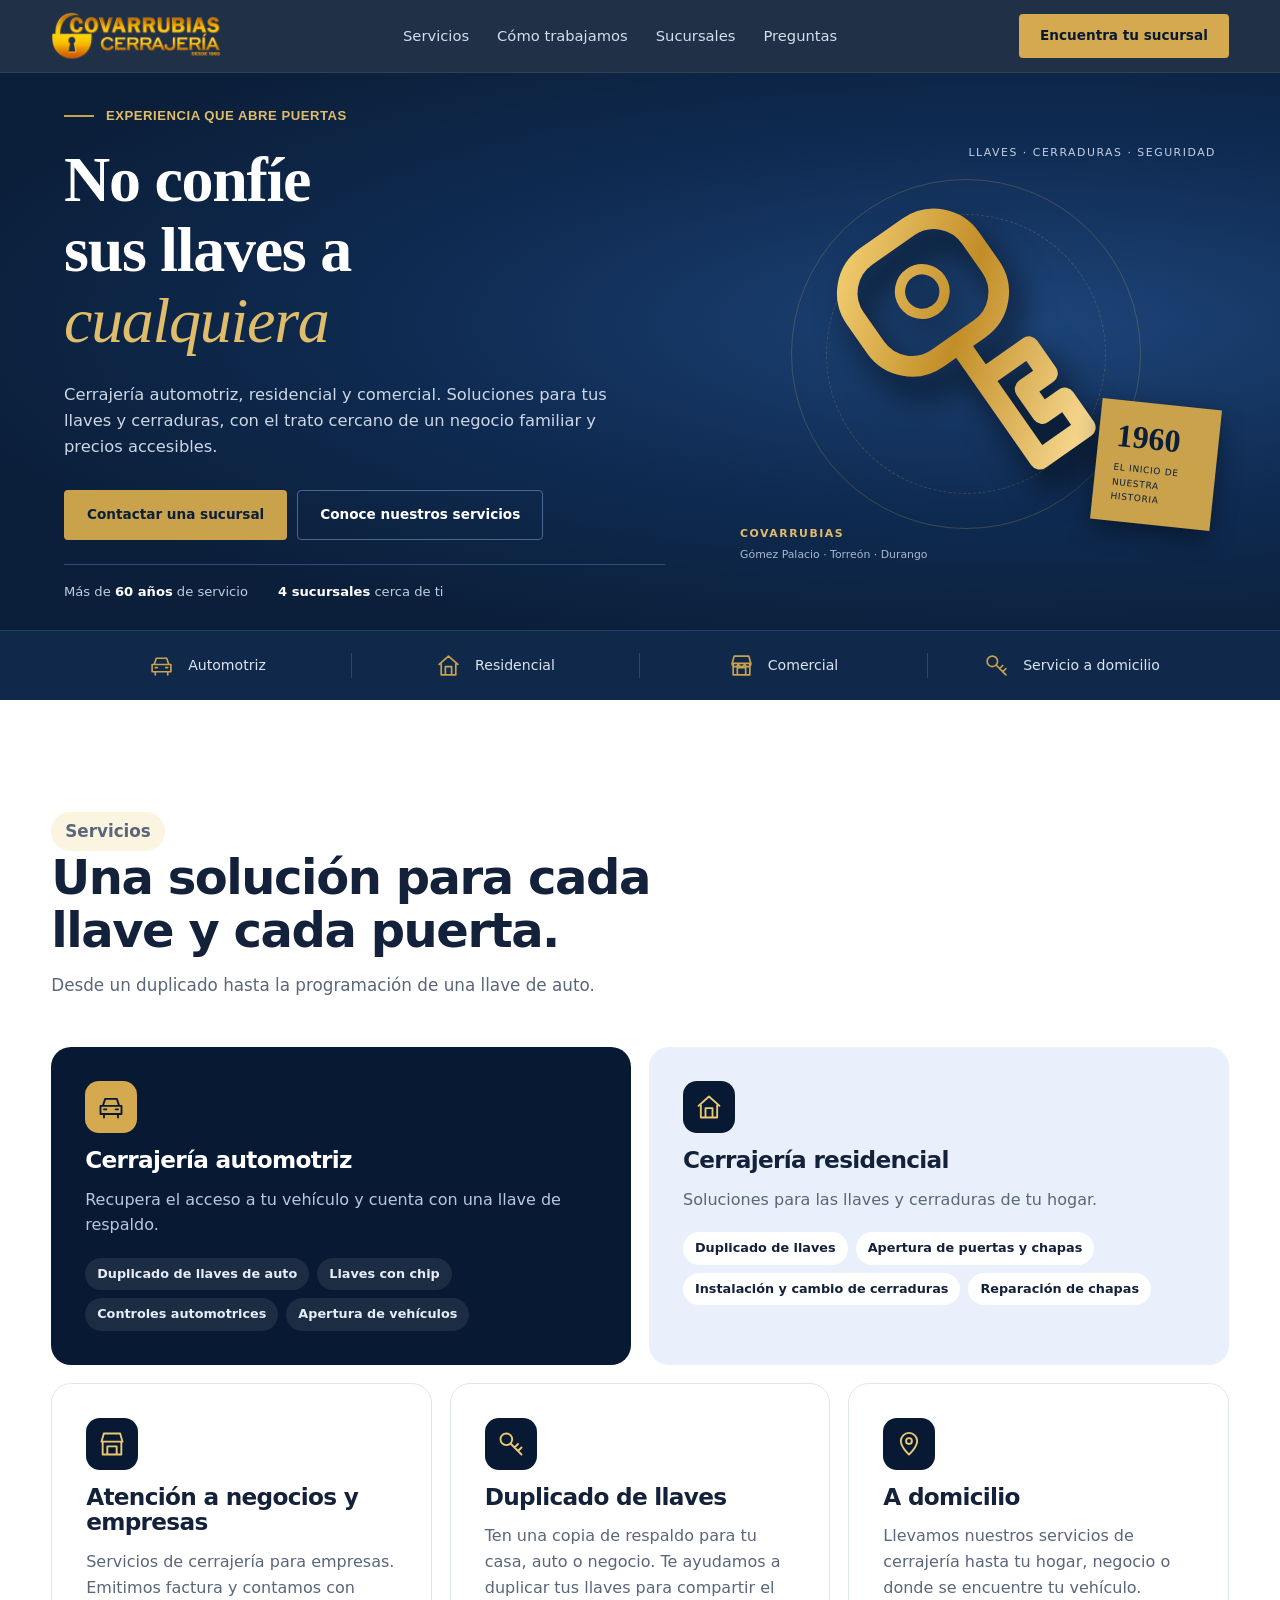
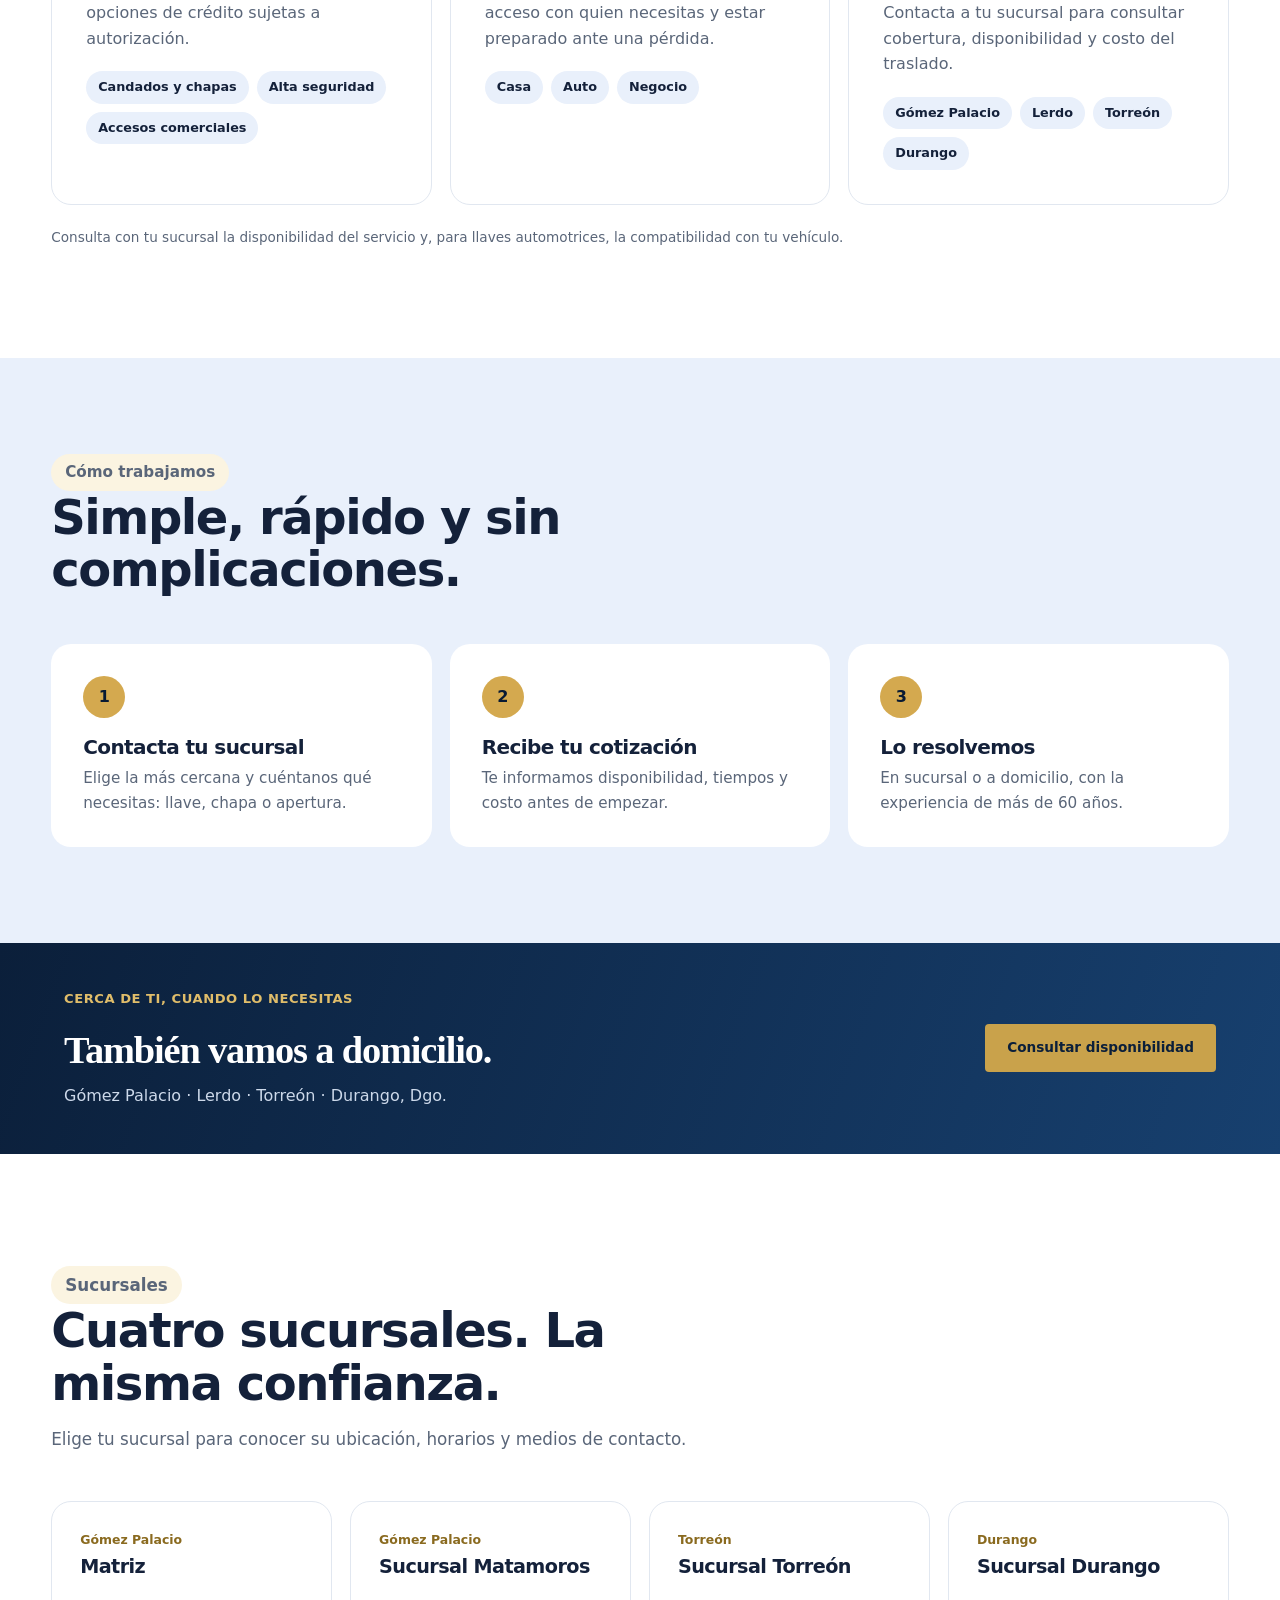
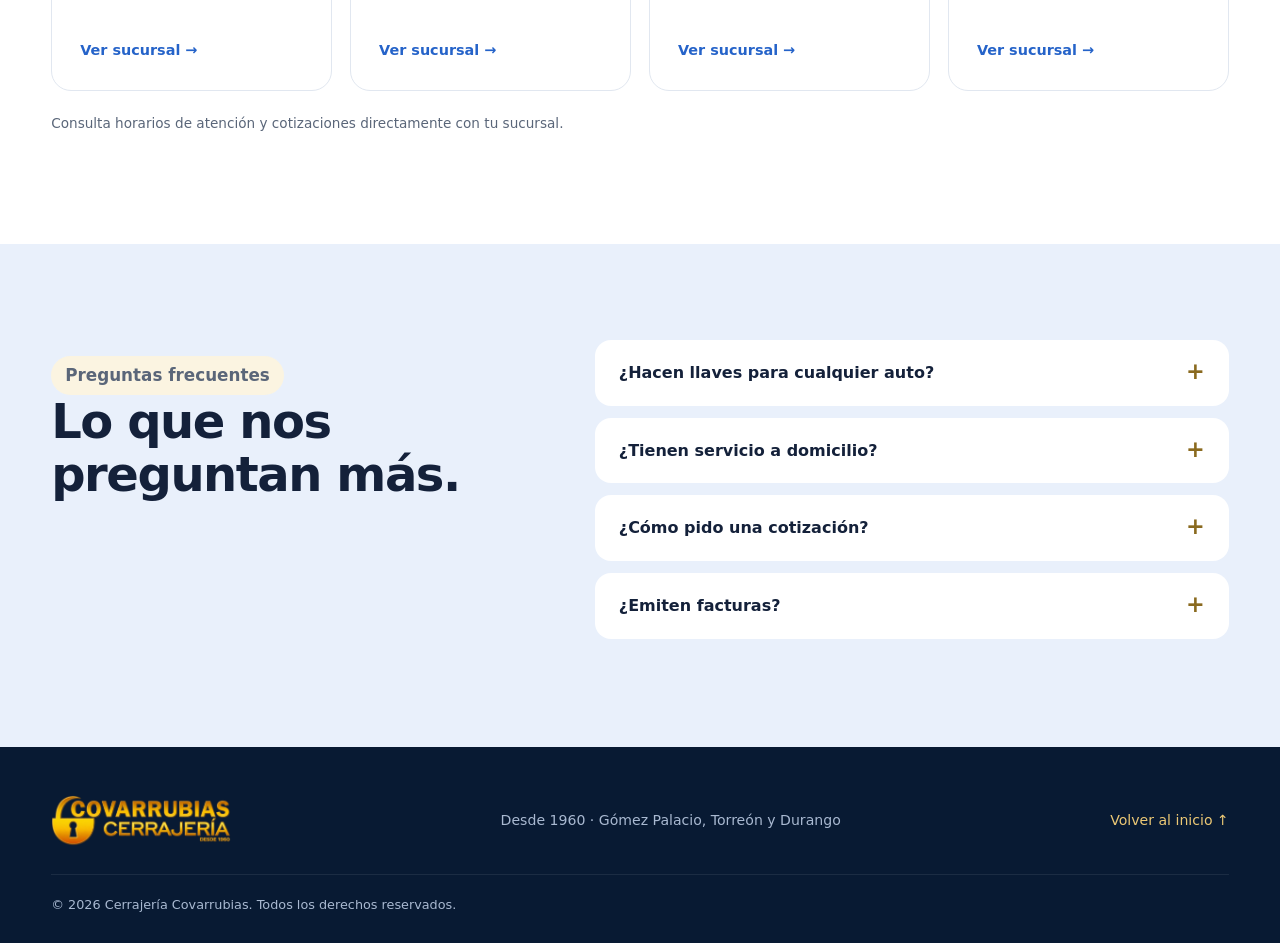
<file: index.html>
<!DOCTYPE html>
<html lang="es-MX">
<head>
<meta charset="UTF-8">
<meta name="viewport" content="width=device-width, initial-scale=1.0">
<meta name="description" content="Cerrajería Covarrubias desde 1960. Llaves y cerraduras automotrices, residenciales y comerciales en Gómez Palacio, Torreón y Durango.">
<meta name="theme-color" content="#081a33">
<title>Cerrajería Covarrubias | Llaves y cerraduras desde 1960</title>
<link rel="stylesheet" href="css/inicio.css">
</head>
<body>
<header class="top"><div class="wrap">
  <a href="#inicio" aria-label="Cerrajería Covarrubias, inicio"><img src="img/logotipo.png" alt="Cerrajería Covarrubias, desde 1960" width="1523" height="431"></a>
  <nav aria-label="Principal"><a href="#servicios">Servicios</a><a href="#proceso">Cómo trabajamos</a><a href="#sucursales">Sucursales</a><a href="#preguntas">Preguntas</a></nav>
  <a class="btn btn-oro" href="#sucursales">Encuentra tu sucursal</a>
</div></header>

<main>
<section class="presentacion" id="inicio"><div class="contenedor portada">
  <div class="texto-portada"><p class="etiqueta"><span class="linea"></span> EXPERIENCIA QUE ABRE PUERTAS</p>
    <h1>No confíe<br>sus llaves a<br><em>cualquiera</em></h1>
    <p class="introduccion">Cerrajería automotriz, residencial y comercial. Soluciones para tus llaves y cerraduras, con el trato cercano de un negocio familiar y precios accesibles.</p>
    <div class="acciones"><a class="boton principal" href="#sucursales">Contactar una sucursal</a><a class="boton oscuro" href="#servicios">Conoce nuestros servicios</a></div>
    <div class="confianza"><span>Más de <strong>60 años</strong> de servicio</span><span><strong>4 sucursales</strong> cerca de ti</span></div>
  </div>
  <div class="visual-portada" aria-hidden="true">
    <div class="circulo circulo-uno"></div><div class="circulo circulo-dos"></div>
    <svg class="llave-hero" viewBox="0 0 420 420" fill="none"><defs><linearGradient id="dorado" x1="70" y1="40" x2="320" y2="360" gradientUnits="userSpaceOnUse"><stop stop-color="#ffdf86"/><stop offset=".5" stop-color="#c28d27"/><stop offset="1" stop-color="#ffe4a0"/></linearGradient></defs><g transform="rotate(-35 210 210)" stroke="url(#dorado)" stroke-width="24" stroke-linejoin="round"><rect x="128" y="50" width="164" height="145" rx="52"/><path d="M210 195v165h65v-42h-32v-35h32v-38h-65"/><circle cx="210" cy="121" r="26" stroke-width="12"/></g></svg>
    <span class="rotulo rotulo-arriba">LLAVES · CERRADURAS · SEGURIDAD</span>
    <div class="sello"><strong>1960</strong><span>EL INICIO DE NUESTRA HISTORIA</span></div>
    <div class="rotulo rotulo-abajo">COVARRUBIAS <span>Gómez Palacio · Torreón · Durango</span></div>
  </div>
</div></section>
<div class="banda-servicios"><div class="contenedor"><span><svg viewBox="0 0 24 24" fill="none" stroke="currentColor" stroke-width="1.6" stroke-linecap="round" stroke-linejoin="round" aria-hidden="true"><path d="m5 11 2-6h10l2 6M3 11h18v7H3zM6 18v3m12-3v3M6 14h2m8 0h2"/></svg> Automotriz</span><span><svg viewBox="0 0 24 24" fill="none" stroke="currentColor" stroke-width="1.6" stroke-linecap="round" stroke-linejoin="round" aria-hidden="true"><path d="m3 11 9-8 9 8M5 10v11h14V10M9 21v-8h6v8"/></svg> Residencial</span><span><svg viewBox="0 0 24 24" fill="none" stroke="currentColor" stroke-width="1.6" stroke-linecap="round" stroke-linejoin="round" aria-hidden="true"><path d="M3 10h18l-2-7H5zM4 10v11h16V10M8 21v-7h8v7M3 10c0 4 6 4 6 0 0 4 6 4 6 0 0 4 6 4 6 0"/></svg> Comercial</span><span><svg viewBox="0 0 24 24" fill="none" stroke="currentColor" stroke-width="1.6" stroke-linecap="round" stroke-linejoin="round" aria-hidden="true"><circle cx="8" cy="8" r="5"/><path d="m12 12 9 9m-3-3 3-3m-6 0 3-3"/></svg> Servicio a domicilio</span></div></div>

<section id="servicios"><div class="wrap">
  <div class="head"><p class="chip">Servicios</p><h2>Una solución para cada llave y cada puerta.</h2><p>Desde un duplicado hasta la programación de una llave de auto.</p></div>
  <div class="bento">
    <article class="card g"><span class="ic"><svg viewBox="0 0 24 24" fill="none" stroke="currentColor" stroke-width="1.6" stroke-linecap="round" stroke-linejoin="round" aria-hidden="true"><path d="m5 11 2-6h10l2 6M3 11h18v7H3zM6 18v3m12-3v3M6 14h2m8 0h2"/></svg></span><h3>Cerrajería automotriz</h3><p>Recupera el acceso a tu vehículo y cuenta con una llave de respaldo.</p><ul><li>Duplicado de llaves de auto</li><li>Llaves con chip</li><li>Controles automotrices</li><li>Apertura de vehículos</li></ul></article>
    <article class="card m"><span class="ic"><svg viewBox="0 0 24 24" fill="none" stroke="currentColor" stroke-width="1.6" stroke-linecap="round" stroke-linejoin="round" aria-hidden="true"><path d="m3 11 9-8 9 8M5 10v11h14V10M9 21v-8h6v8"/></svg></span><h3>Cerrajería residencial</h3><p>Soluciones para las llaves y cerraduras de tu hogar.</p><ul><li>Duplicado de llaves</li><li>Apertura de puertas y chapas</li><li>Instalación y cambio de cerraduras</li><li>Reparación de chapas</li></ul></article>
    <article class="card s"><span class="ic"><svg viewBox="0 0 24 24" fill="none" stroke="currentColor" stroke-width="1.6" stroke-linecap="round" stroke-linejoin="round" aria-hidden="true"><path d="M3 10h18l-2-7H5zM4 10v11h16V10M8 21v-7h8v7"/></svg></span><h3>Atención a negocios y empresas</h3><p>Servicios de cerrajería para empresas. Emitimos factura y contamos con opciones de crédito sujetas a autorización.</p><ul><li>Candados y chapas</li><li>Alta seguridad</li><li>Accesos comerciales</li></ul></article>
    <article class="card s"><span class="ic"><svg viewBox="0 0 24 24" fill="none" stroke="currentColor" stroke-width="1.6" stroke-linecap="round" stroke-linejoin="round" aria-hidden="true"><circle cx="8" cy="8" r="5"/><path d="m12 12 9 9m-3-3 3-3m-6 0 3-3"/></svg></span><h3>Duplicado de llaves</h3><p>Ten una copia de respaldo para tu casa, auto o negocio. Te ayudamos a duplicar tus llaves para compartir el acceso con quien necesitas y estar preparado ante una pérdida.</p><ul><li>Casa</li><li>Auto</li><li>Negocio</li></ul></article>
    <article class="card s"><span class="ic"><svg viewBox="0 0 24 24" fill="none" stroke="currentColor" stroke-width="1.6" stroke-linecap="round" stroke-linejoin="round" aria-hidden="true"><path d="M12 21s7-6.2 7-11.5A7 7 0 0 0 5 9.5C5 14.8 12 21 12 21z"/><circle cx="12" cy="9.5" r="2.5"/></svg></span><h3>A domicilio</h3><p>Llevamos nuestros servicios de cerrajería hasta tu hogar, negocio o donde se encuentre tu vehículo. Contacta a tu sucursal para consultar cobertura, disponibilidad y costo del traslado.</p><ul><li>Gómez Palacio</li><li>Lerdo</li><li>Torreón</li><li>Durango</li></ul></article>
  </div>
  <p class="nota">Consulta con tu sucursal la disponibilidad del servicio y, para llaves automotrices, la compatibilidad con tu vehículo.</p>
</div></section>

<section class="pasos" id="proceso"><div class="wrap">
  <div class="head"><p class="chip">Cómo trabajamos</p><h2>Simple, rápido y sin complicaciones.</h2></div>
  <ol>
    <li><h3>Contacta tu sucursal</h3><p>Elige la más cercana y cuéntanos qué necesitas: llave, chapa o apertura.</p></li>
    <li><h3>Recibe tu cotización</h3><p>Te informamos disponibilidad, tiempos y costo antes de empezar.</p></li>
    <li><h3>Lo resolvemos</h3><p>En sucursal o a domicilio, con la experiencia de más de 60 años.</p></li>
  </ol>
</div></section>

<section class="domicilio"><div class="contenedor domicilio-interior"><div><p class="etiqueta">CERCA DE TI, CUANDO LO NECESITAS</p><h2>También vamos a domicilio.</h2><p>Gómez Palacio · Lerdo · Torreón · Durango, Dgo.</p></div><a class="boton principal" href="#sucursales">Consultar disponibilidad </a></div></section>

<section id="sucursales"><div class="wrap">
  <div class="head"><p class="chip">Sucursales</p><h2>Cuatro sucursales. La misma confianza.</h2><p>Elige tu sucursal para conocer su ubicación, horarios y medios de contacto.</p></div>
  <div class="suc">
    <a class="sucursal" href="sucursales/matriz.html"><small>Gómez Palacio</small><h3>Matriz</h3><span>Ver sucursal →</span></a>
    <a class="sucursal" href="sucursales/matamoros.html"><small>Gómez Palacio</small><h3>Sucursal Matamoros</h3><span>Ver sucursal →</span></a>
    <a class="sucursal" href="sucursales/torreon.html"><small>Torreón</small><h3>Sucursal Torreón</h3><span>Ver sucursal →</span></a>
    <a class="sucursal" href="sucursales/durango.html"><small>Durango</small><h3>Sucursal Durango</h3><span>Ver sucursal →</span></a>
  </div>
  <p class="nota">Consulta horarios de atención y cotizaciones directamente con tu sucursal.</p>
</div></section>

<section class="faq" id="preguntas"><div class="wrap">
  <div class="head"><p class="chip">Preguntas frecuentes</p><h2>Lo que nos preguntan más.</h2></div>
  <div>
    <details><summary>¿Hacen llaves para cualquier auto?</summary><p>Depende del modelo y del tipo de llave. Consulta con tu sucursal la compatibilidad con tu vehículo.</p></details>
    <details><summary>¿Tienen servicio a domicilio?</summary><p>Sí, en Gómez Palacio, Lerdo, Torreón y Durango. Confirma la disponibilidad con tu sucursal.</p></details>
    <details><summary>¿Cómo pido una cotización?</summary><p>Contacta directamente a la sucursal más cercana desde su página; ahí encontrarás sus medios de contacto.</p></details>
    <details><summary>¿Emiten facturas?</summary><p>Emitimos factura y contamos con opciones de crédito sujetas a autorización.</p></details>
  </div>
</div></section>
</main>

<footer><div class="wrap">
  <div><img src="img/logotipo.png" alt="Cerrajería Covarrubias" width="1523" height="431"></div>
  <p>Desde 1960 · Gómez Palacio, Torreón y Durango</p>
  <a href="#inicio">Volver al inicio ↑</a>
</div><div class="wrap copy">© 2026 Cerrajería Covarrubias. Todos los derechos reservados.</div></footer>
</body>
</html>
</file>
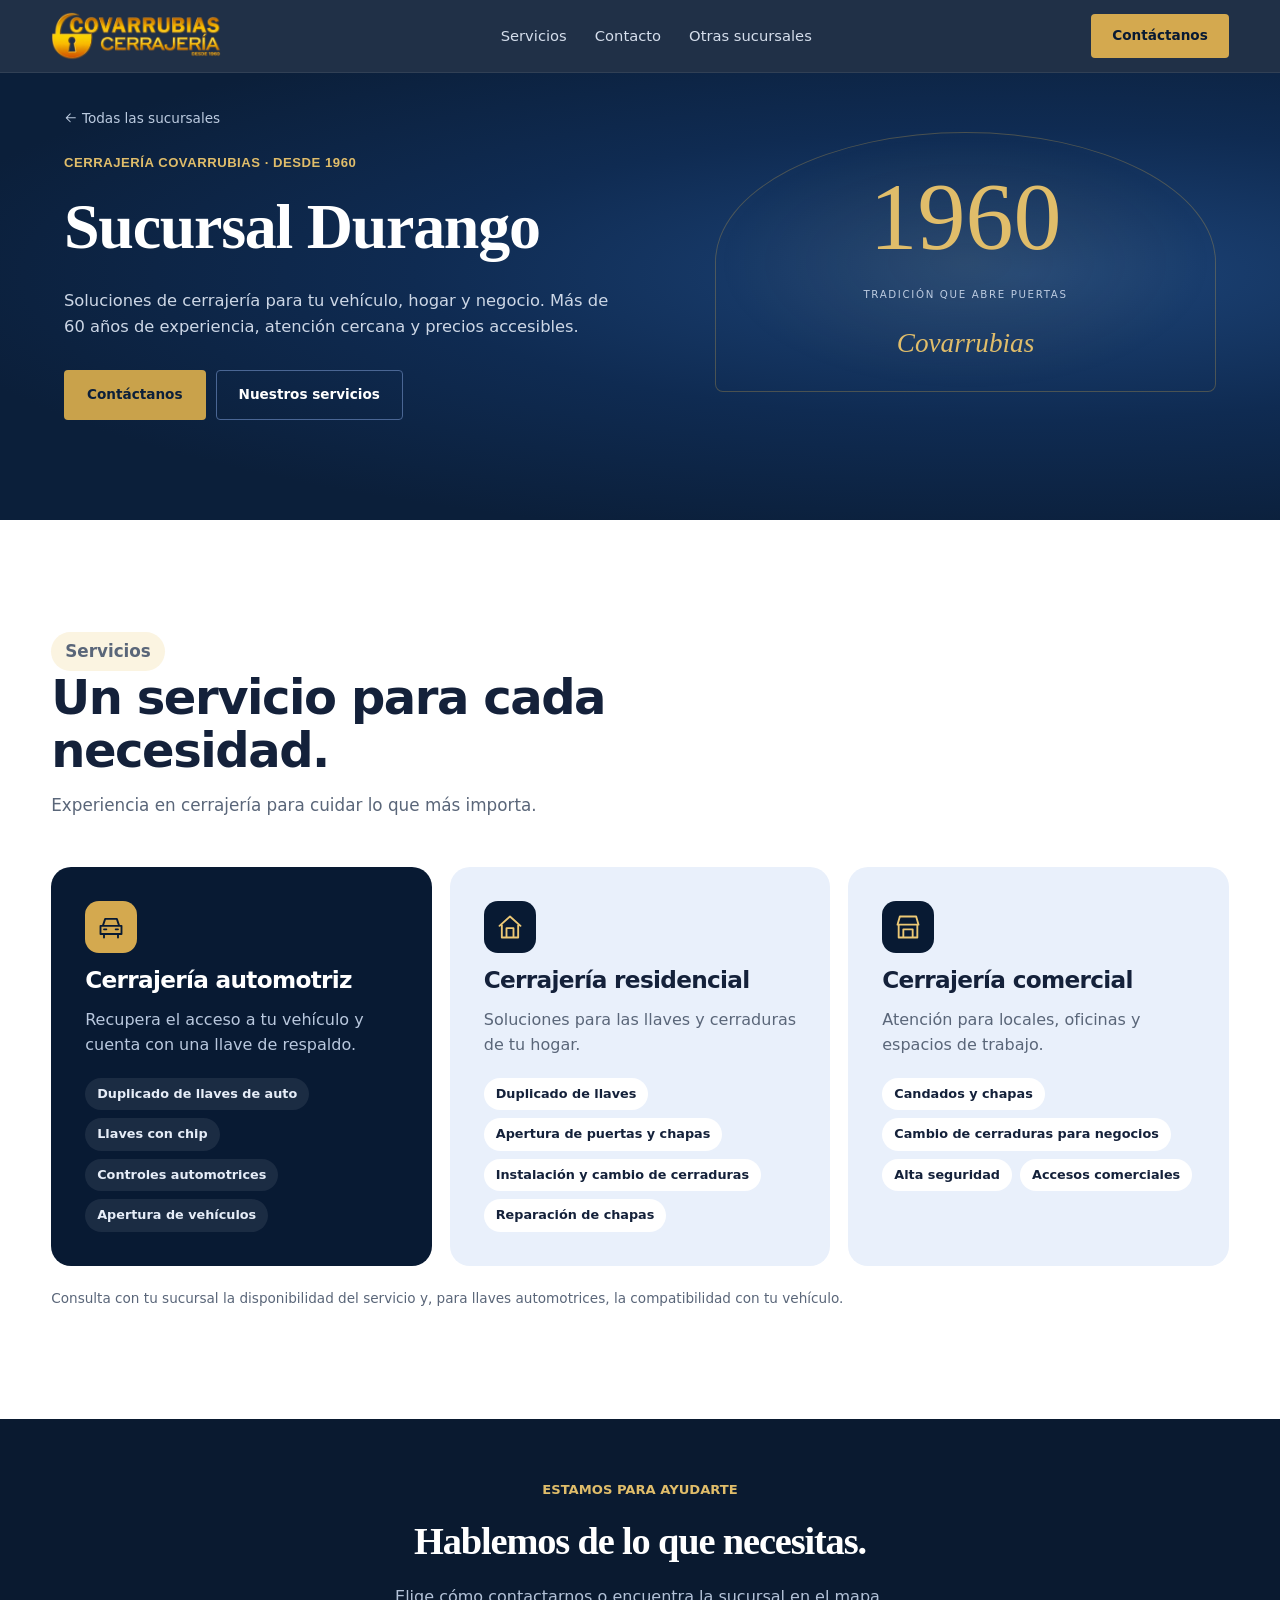
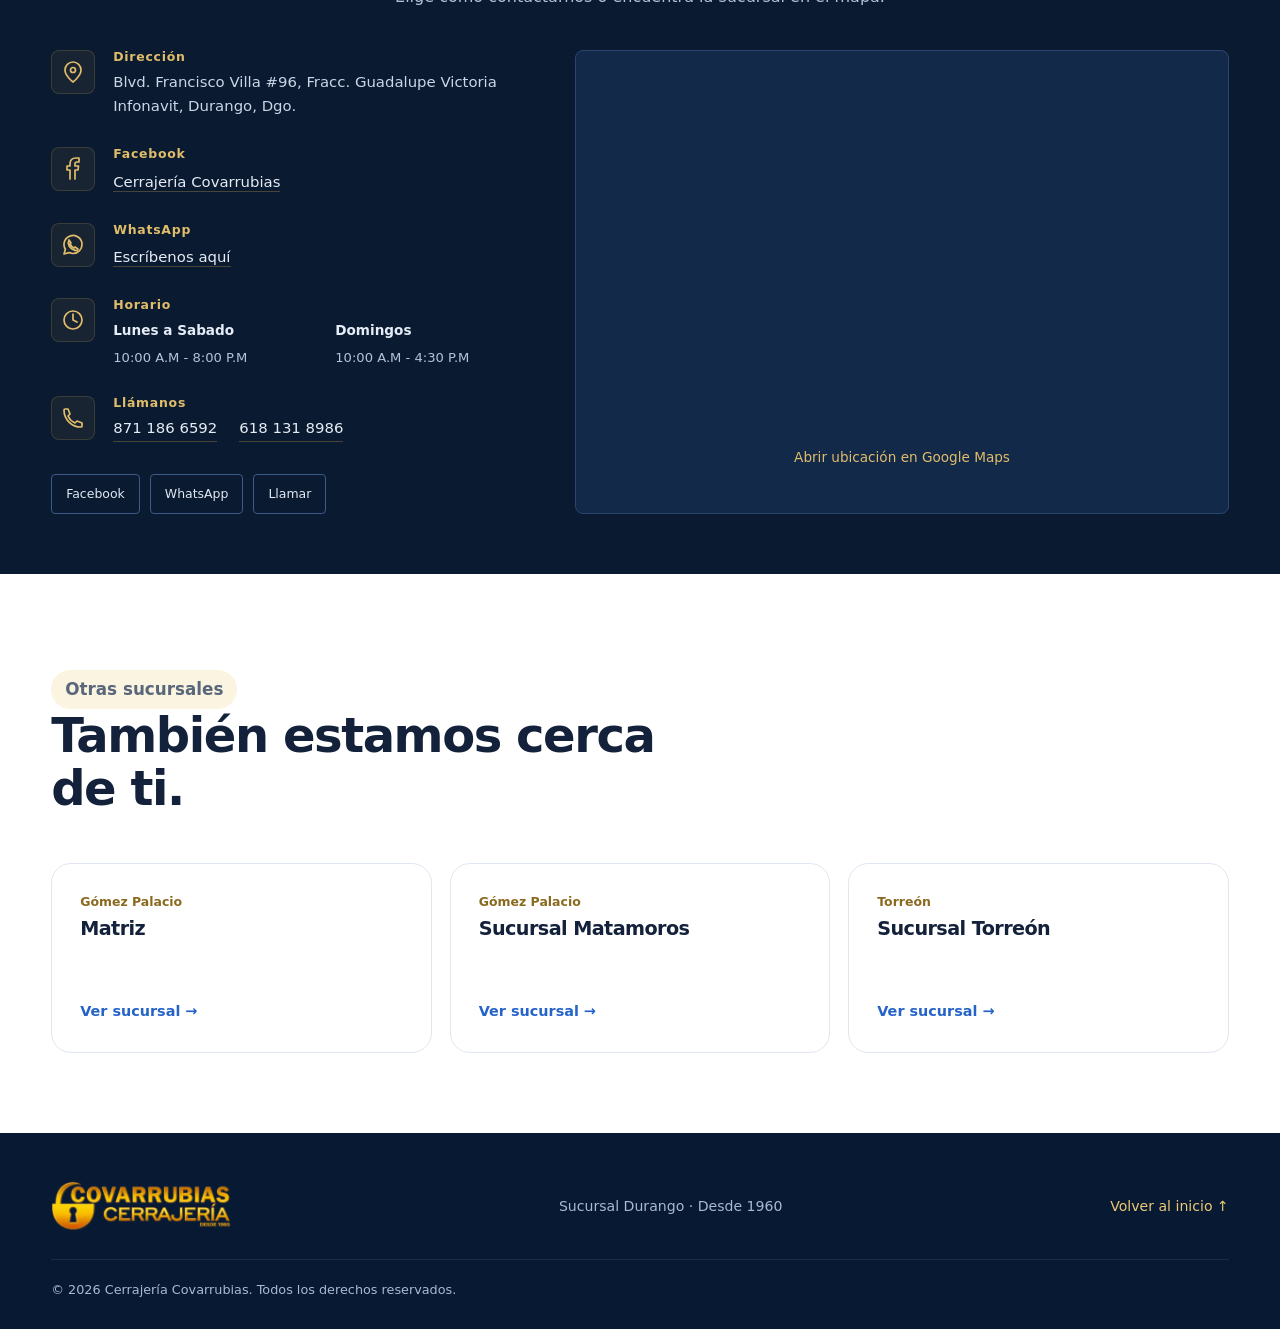
<file: sucursales/durango.html>
<!DOCTYPE html>
<html lang="es-MX">
<head>
<meta charset="UTF-8">
<meta name="viewport" content="width=device-width, initial-scale=1.0">
<meta name="description" content="Cerrajería Covarrubias, Sucursal Durango. Consulta servicios, ubicación y contacto.">
<meta name="theme-color" content="#081a33">
<title>Sucursal Durango | Cerrajería Covarrubias</title>
<link rel="stylesheet" href="../css/inicio.css">
<link rel="stylesheet" href="../css/sucursal.css">
</head>
<body class="pagina-sucursal">
<a class="saltar" href="#contenido">Ir al contenido</a>
<header class="top"><div class="wrap">
  <a href="../index.html" aria-label="Cerrajería Covarrubias, inicio"><img src="../img/logotipo.png" alt="Cerrajería Covarrubias, desde 1960" width="1523" height="431"></a>
  <nav aria-label="Navegación de la sucursal"><a href="#servicios">Servicios</a><a href="#contacto">Contacto</a><a href="../index.html#sucursales">Otras sucursales</a></nav>
  <a class="btn btn-oro" href="#contacto">Contáctanos</a>
</div></header>

<main id="contenido">
<section class="presentacion" id="inicio"><div class="contenedor portada portada-sucursal">
<div><a class="regresar" href="../index.html#sucursales"><svg class="icono-flecha" viewBox="0 0 24 24" fill="none" stroke="currentColor" stroke-width="1.8" stroke-linecap="round" stroke-linejoin="round" aria-hidden="true" focusable="false"><path d="M20 12H4m7-7-7 7 7 7"/></svg> Todas las sucursales</a><p class="etiqueta">CERRAJERÍA COVARRUBIAS · DESDE 1960</p><h1>Sucursal Durango</h1><p class="introduccion">Soluciones de cerrajería para tu vehículo, hogar y negocio. Más de 60 años de experiencia, atención cercana y precios accesibles.</p><div class="acciones"><a class="boton principal" href="#contacto">Contáctanos</a><a class="boton oscuro" href="#servicios">Nuestros servicios</a></div></div>
<div class="marca-sucursal" aria-hidden="true"><span class="marca-anio">1960</span><span class="marca-leyenda">TRADICIÓN QUE ABRE PUERTAS</span><span class="marca-firma">Covarrubias</span></div>
</div></section>

<section id="servicios"><div class="wrap">
  <div class="head"><p class="chip">Servicios</p><h2>Un servicio para cada necesidad.</h2><p>Experiencia en cerrajería para cuidar lo que más importa.</p></div>
  <div class="bento tres">
    <article class="card g"><span class="ic"><svg viewBox="0 0 24 24" fill="none" stroke="currentColor" stroke-width="1.6" stroke-linecap="round" stroke-linejoin="round" aria-hidden="true"><path d="m5 11 2-6h10l2 6M3 11h18v7H3zM6 18v3m12-3v3M6 14h2m8 0h2"/></svg></span><h3>Cerrajería automotriz</h3><p>Recupera el acceso a tu vehículo y cuenta con una llave de respaldo.</p><ul><li>Duplicado de llaves de auto</li><li>Llaves con chip</li><li>Controles automotrices</li><li>Apertura de vehículos</li></ul></article>
    <article class="card m"><span class="ic"><svg viewBox="0 0 24 24" fill="none" stroke="currentColor" stroke-width="1.6" stroke-linecap="round" stroke-linejoin="round" aria-hidden="true"><path d="m3 11 9-8 9 8M5 10v11h14V10M9 21v-8h6v8"/></svg></span><h3>Cerrajería residencial</h3><p>Soluciones para las llaves y cerraduras de tu hogar.</p><ul><li>Duplicado de llaves</li><li>Apertura de puertas y chapas</li><li>Instalación y cambio de cerraduras</li><li>Reparación de chapas</li></ul></article>
    <article class="card m"><span class="ic"><svg viewBox="0 0 24 24" fill="none" stroke="currentColor" stroke-width="1.6" stroke-linecap="round" stroke-linejoin="round" aria-hidden="true"><path d="M3 10h18l-2-7H5zM4 10v11h16V10M8 21v-7h8v7"/></svg></span><h3>Cerrajería comercial</h3><p>Atención para locales, oficinas y espacios de trabajo.</p><ul><li>Candados y chapas</li><li>Cambio de cerraduras para negocios</li><li>Alta seguridad</li><li>Accesos comerciales</li></ul></article>
  </div>
  <p class="nota">Consulta con tu sucursal la disponibilidad del servicio y, para llaves automotrices, la compatibilidad con tu vehículo.</p>
</div></section>

<section id="contacto" class="contacto-social"><div class="contenedor seccion">
 <div class="contacto-intro"><p class="etiqueta">ESTAMOS PARA AYUDARTE</p><h2>Hablemos de lo que necesitas.</h2><p>Elige cómo contactarnos o encuentra la sucursal en el mapa.</p></div>
 <div class="contacto-mapa"><div class="contacto-lista"><div class="fila-contacto"><span class="icono-fila" aria-hidden="true"><svg viewBox="0 0 24 24" fill="none" stroke="currentColor" stroke-width="1.7" stroke-linecap="round" stroke-linejoin="round" focusable="false"><path d="M20 10c0 6-8 12-8 12S4 16 4 10a8 8 0 1 1 16 0Z"/><circle cx="12" cy="10" r="2.5"/></svg></span><div><h3>Dirección</h3><p>Blvd. Francisco Villa #96, Fracc. Guadalupe Victoria Infonavit, Durango, Dgo.</p></div></div><div class="fila-contacto"><span class="icono-fila" aria-hidden="true"><svg viewBox="0 0 24 24" fill="none" stroke="currentColor" stroke-width="1.7" stroke-linecap="round" stroke-linejoin="round" focusable="false"><path d="M14 22v-9h3l.5-4H14V7c0-1.5.6-2 2-2h2V1h-3c-4 0-6 2-6 6v2H6v4h3v9"/></svg></span><div><h3>Facebook</h3><a href="https://www.facebook.com/share/1E8vo99QZe/?mibextid=wwXIfr" target="_blank" rel="noopener noreferrer">Cerrajería Covarrubias</a></div></div><div class="fila-contacto"><span class="icono-fila" aria-hidden="true"><svg viewBox="0 0 24 24" fill="none" stroke="currentColor" stroke-width="1.7" stroke-linecap="round" stroke-linejoin="round" focusable="false"><path d="M21 11.5a9 9 0 0 1-9 9 9 9 0 0 1-4-.9L3 21l1.4-4.7A9 9 0 1 1 21 11.5Z"/><path d="m8 7 2 3-1 1a9 9 0 0 0 4 4l1-1 3 2c-1 3-4 1-6 0s-5-5-3-9Z"/></svg></span><div><h3>WhatsApp</h3><a href="https://wa.me/528711866592" target="_blank" rel="noopener noreferrer">Escríbenos aquí</a></div></div><div class="fila-contacto"><span class="icono-fila" aria-hidden="true"><svg viewBox="0 0 24 24" fill="none" stroke="currentColor" stroke-width="1.7" stroke-linecap="round" stroke-linejoin="round" focusable="false"><circle cx="12" cy="12" r="9"/><path d="M12 6v6l4 2"/></svg></span><div><h3>Horario</h3><div class="horarios"><div class="horario-columna"><span class="horario-dias">Lunes a Sabado</span><span class="horario-horas">10:00 A.M - 8:00 P.M</span></div><div class="horario-columna"><span class="horario-dias">Domingos</span><span class="horario-horas">10:00 A.M - 4:30 P.M</span></div></div></div></div><div class="fila-contacto"><span class="icono-fila" aria-hidden="true"><svg viewBox="0 0 24 24" fill="none" stroke="currentColor" stroke-width="1.7" stroke-linecap="round" stroke-linejoin="round" focusable="false"><path d="M7 3H4a1 1 0 0 0-1 1c0 9.4 7.6 17 17 17a1 1 0 0 0 1-1v-3l-5-2-2 2a14 14 0 0 1-7-7l2-2z"/></svg></span><div><h3>Llámanos</h3><div class="telefonos-contacto"><a href="tel:+528711866592">871 186 6592</a><a href="tel:+526181318986">618 131 8986</a></div></div></div><div class="botones-sociales"><a class="boton-social" href="https://www.facebook.com/share/1E8vo99QZe/?mibextid=wwXIfr" target="_blank" rel="noopener noreferrer">Facebook</a><a class="boton-social" href="https://wa.me/528711866592" target="_blank" rel="noopener noreferrer">WhatsApp</a><a class="boton-social" href="tel:+528711866592">Llamar</a></div></div><div class="mapa-sucursal"><iframe title="Mapa de Sucursal Durango, Cerrajería Covarrubias" src="https://www.google.com/maps?q=Boulevard%20Francisco%20Villa%2096%2C%20Guadalupe%20Victoria%20Infonavit%2C%20Durango%2C%20Durango&amp;output=embed" loading="eager" referrerpolicy="strict-origin-when-cross-origin" allowfullscreen></iframe><a href="https://maps.app.goo.gl/Qq6E7m3ZsMFEN5Fp7" target="_blank" rel="noopener noreferrer">Abrir ubicación en Google Maps <span class="solo-lector"> (abre otra pestaña)</span></a></div></div>
 </div></section>

<section class="otras" id="otras"><div class="wrap">
  <div class="head"><p class="chip">Otras sucursales</p><h2>También estamos cerca de ti.</h2></div>
  <div class="suc">
    <a class="sucursal" href="matriz.html"><small>Gómez Palacio</small><h3>Matriz</h3><span>Ver sucursal →</span></a>
    <a class="sucursal" href="matamoros.html"><small>Gómez Palacio</small><h3>Sucursal Matamoros</h3><span>Ver sucursal →</span></a>
    <a class="sucursal" href="torreon.html"><small>Torreón</small><h3>Sucursal Torreón</h3><span>Ver sucursal →</span></a>
  </div>
</div></section>
</main>

<footer><div class="wrap">
  <div><img src="../img/logotipo.png" alt="Cerrajería Covarrubias" width="1523" height="431"></div>
  <p>Sucursal Durango · Desde 1960</p>
  <a href="#inicio">Volver al inicio ↑</a>
</div><div class="wrap copy">© 2026 Cerrajería Covarrubias. Todos los derechos reservados.</div></footer>
</body>
</html>
</file>
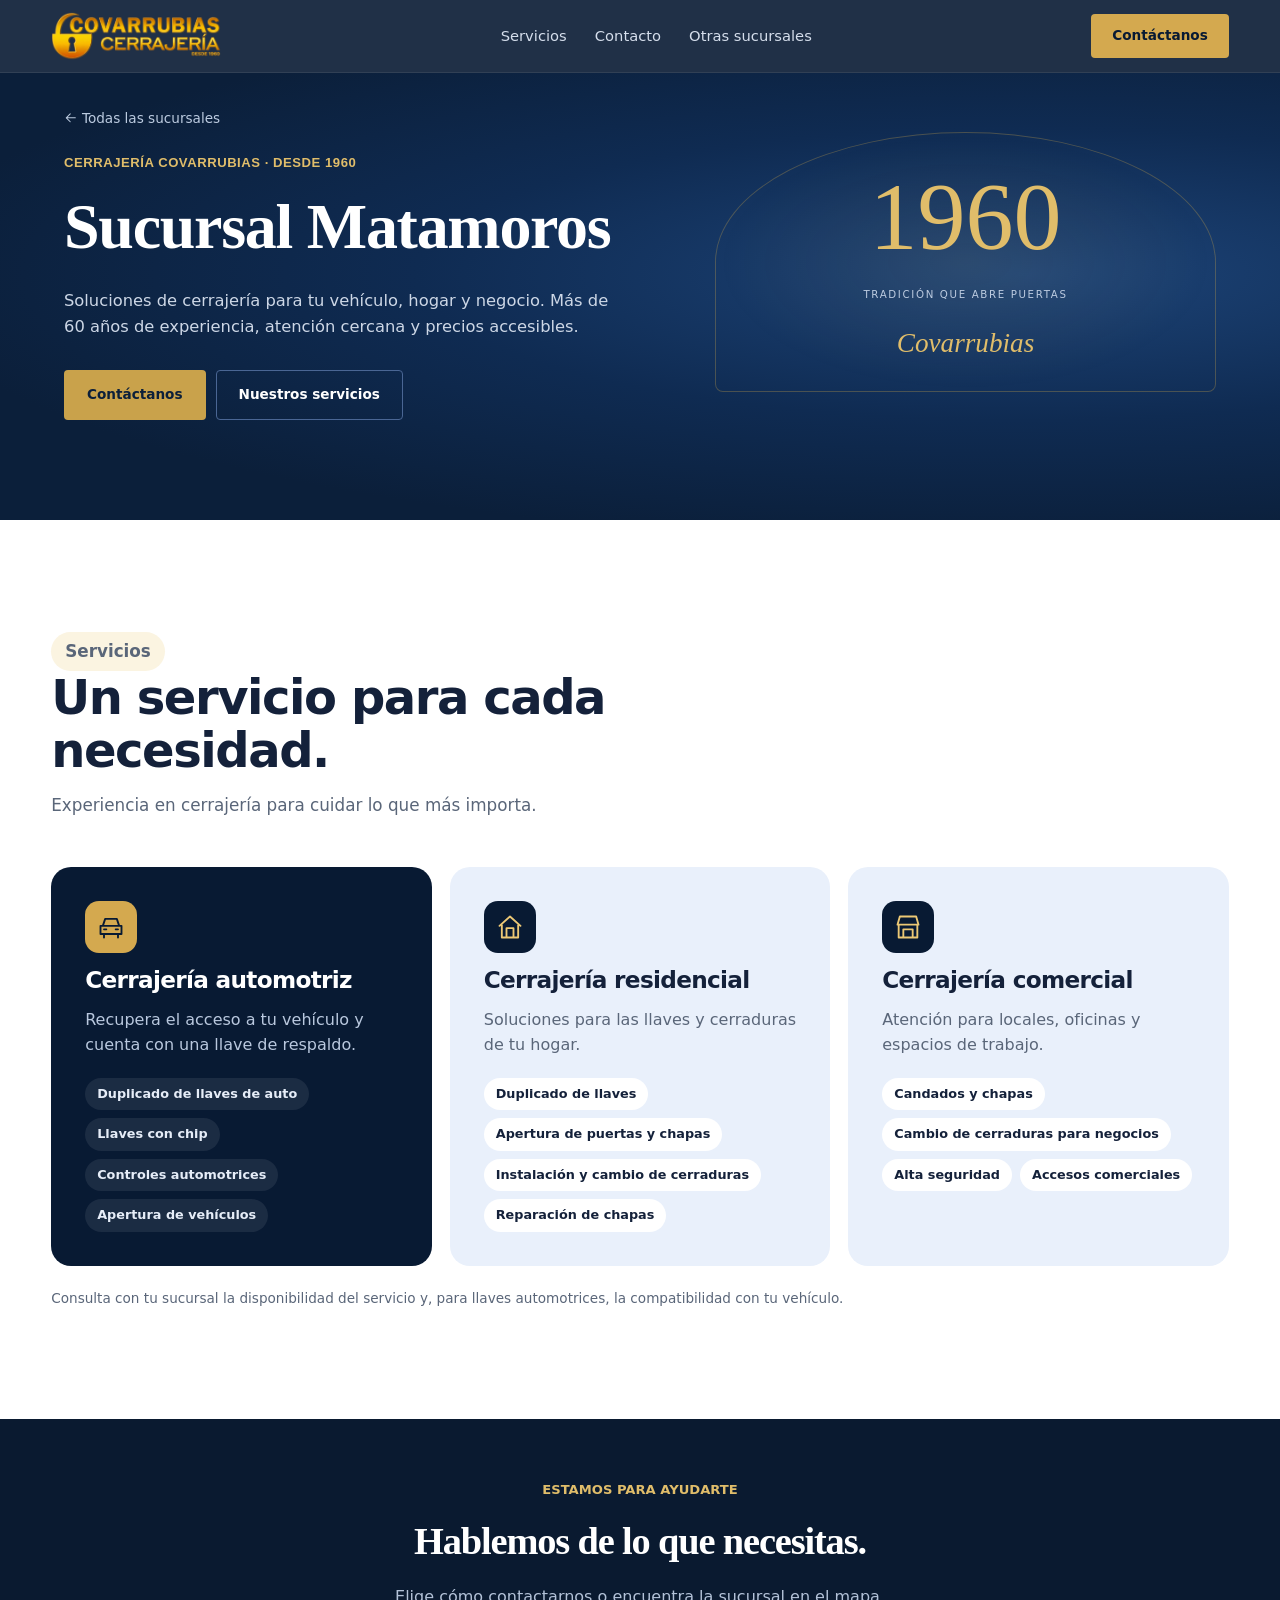
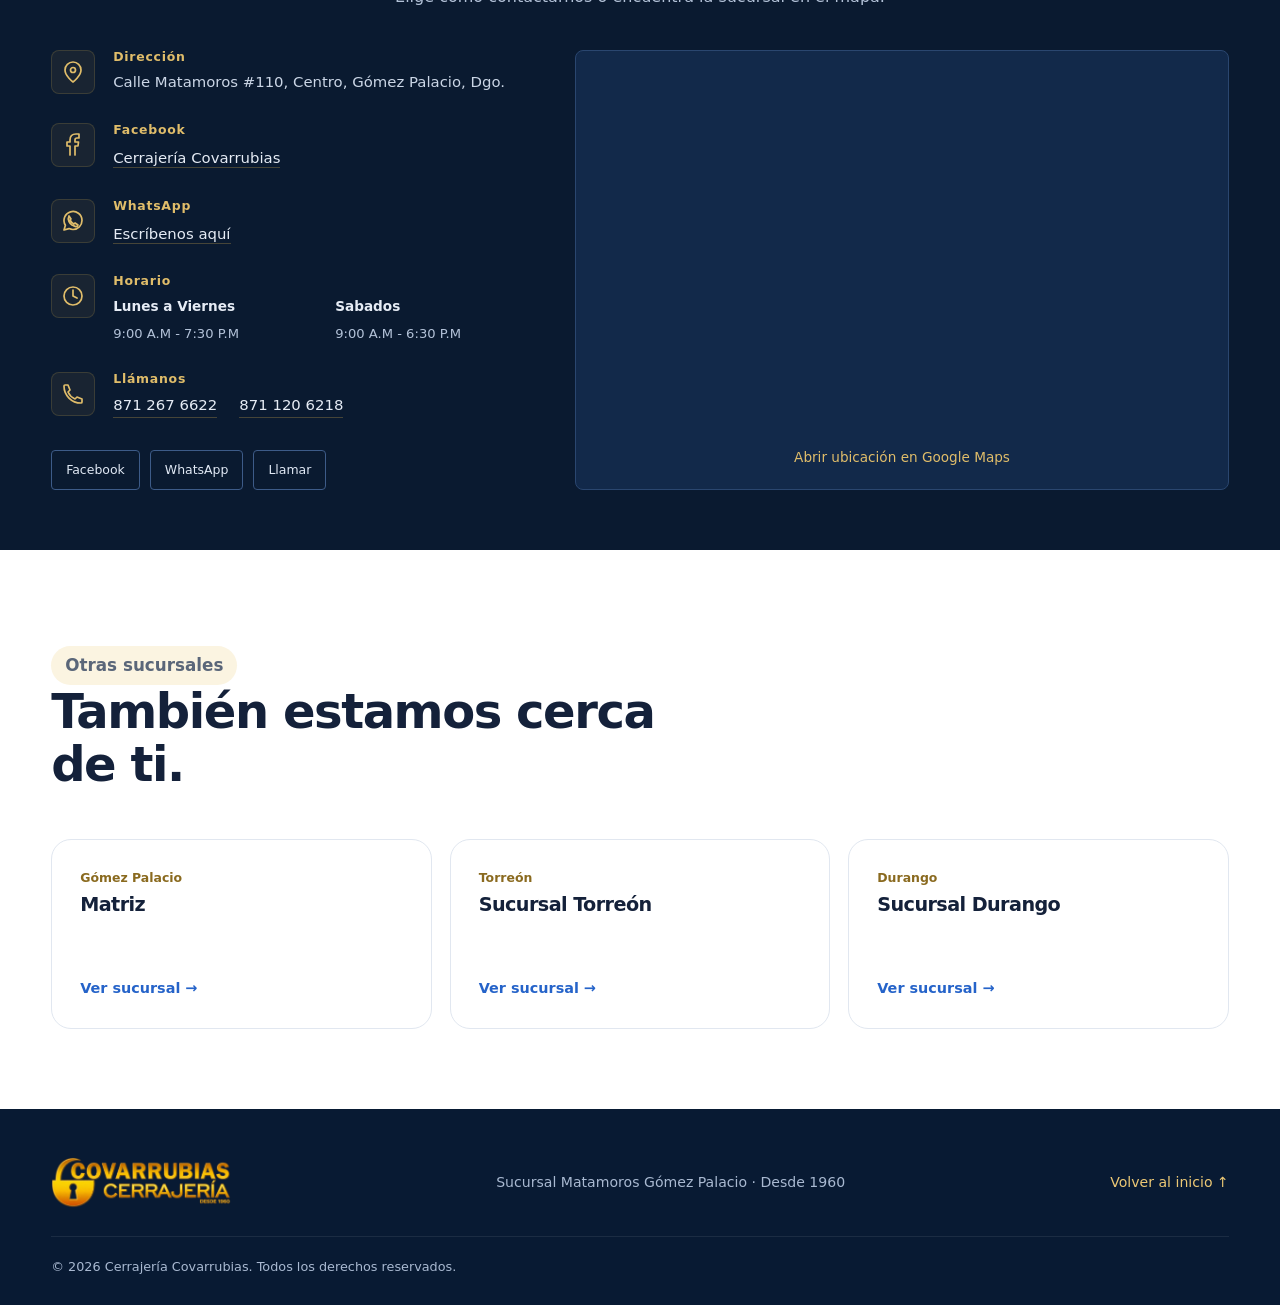
<file: sucursales/matamoros.html>
<!DOCTYPE html>
<html lang="es-MX">
<head>
<meta charset="UTF-8">
<meta name="viewport" content="width=device-width, initial-scale=1.0">
<meta name="description" content="Cerrajería Covarrubias, Sucursal Matamoros Gómez Palacio. Consulta servicios, ubicación y contacto.">
<meta name="theme-color" content="#081a33">
<title>Sucursal Matamoros Gómez Palacio | Cerrajería Covarrubias</title>
<link rel="stylesheet" href="../css/inicio.css">
<link rel="stylesheet" href="../css/sucursal.css">
</head>
<body class="pagina-sucursal">
<a class="saltar" href="#contenido">Ir al contenido</a>
<header class="top"><div class="wrap">
  <a href="../index.html" aria-label="Cerrajería Covarrubias, inicio"><img src="../img/logotipo.png" alt="Cerrajería Covarrubias, desde 1960" width="1523" height="431"></a>
  <nav aria-label="Navegación de la sucursal"><a href="#servicios">Servicios</a><a href="#contacto">Contacto</a><a href="../index.html#sucursales">Otras sucursales</a></nav>
  <a class="btn btn-oro" href="#contacto">Contáctanos</a>
</div></header>

<main id="contenido">
<section class="presentacion" id="inicio"><div class="contenedor portada portada-sucursal">
<div><a class="regresar" href="../index.html#sucursales"><svg class="icono-flecha" viewBox="0 0 24 24" fill="none" stroke="currentColor" stroke-width="1.8" stroke-linecap="round" stroke-linejoin="round" aria-hidden="true" focusable="false"><path d="M20 12H4m7-7-7 7 7 7"/></svg> Todas las sucursales</a><p class="etiqueta">CERRAJERÍA COVARRUBIAS · DESDE 1960</p><h1>Sucursal Matamoros</h1><p class="introduccion">Soluciones de cerrajería para tu vehículo, hogar y negocio. Más de 60 años de experiencia, atención cercana y precios accesibles.</p><div class="acciones"><a class="boton principal" href="#contacto">Contáctanos</a><a class="boton oscuro" href="#servicios">Nuestros servicios</a></div></div>
<div class="marca-sucursal" aria-hidden="true"><span class="marca-anio">1960</span><span class="marca-leyenda">TRADICIÓN QUE ABRE PUERTAS</span><span class="marca-firma">Covarrubias</span></div>
</div></section>

<section id="servicios"><div class="wrap">
  <div class="head"><p class="chip">Servicios</p><h2>Un servicio para cada necesidad.</h2><p>Experiencia en cerrajería para cuidar lo que más importa.</p></div>
  <div class="bento tres">
    <article class="card g"><span class="ic"><svg viewBox="0 0 24 24" fill="none" stroke="currentColor" stroke-width="1.6" stroke-linecap="round" stroke-linejoin="round" aria-hidden="true"><path d="m5 11 2-6h10l2 6M3 11h18v7H3zM6 18v3m12-3v3M6 14h2m8 0h2"/></svg></span><h3>Cerrajería automotriz</h3><p>Recupera el acceso a tu vehículo y cuenta con una llave de respaldo.</p><ul><li>Duplicado de llaves de auto</li><li>Llaves con chip</li><li>Controles automotrices</li><li>Apertura de vehículos</li></ul></article>
    <article class="card m"><span class="ic"><svg viewBox="0 0 24 24" fill="none" stroke="currentColor" stroke-width="1.6" stroke-linecap="round" stroke-linejoin="round" aria-hidden="true"><path d="m3 11 9-8 9 8M5 10v11h14V10M9 21v-8h6v8"/></svg></span><h3>Cerrajería residencial</h3><p>Soluciones para las llaves y cerraduras de tu hogar.</p><ul><li>Duplicado de llaves</li><li>Apertura de puertas y chapas</li><li>Instalación y cambio de cerraduras</li><li>Reparación de chapas</li></ul></article>
    <article class="card m"><span class="ic"><svg viewBox="0 0 24 24" fill="none" stroke="currentColor" stroke-width="1.6" stroke-linecap="round" stroke-linejoin="round" aria-hidden="true"><path d="M3 10h18l-2-7H5zM4 10v11h16V10M8 21v-7h8v7"/></svg></span><h3>Cerrajería comercial</h3><p>Atención para locales, oficinas y espacios de trabajo.</p><ul><li>Candados y chapas</li><li>Cambio de cerraduras para negocios</li><li>Alta seguridad</li><li>Accesos comerciales</li></ul></article>
  </div>
  <p class="nota">Consulta con tu sucursal la disponibilidad del servicio y, para llaves automotrices, la compatibilidad con tu vehículo.</p>
</div></section>

<section id="contacto" class="contacto-social"><div class="contenedor seccion">
 <div class="contacto-intro"><p class="etiqueta">ESTAMOS PARA AYUDARTE</p><h2>Hablemos de lo que necesitas.</h2><p>Elige cómo contactarnos o encuentra la sucursal en el mapa.</p></div>
 <div class="contacto-mapa"><div class="contacto-lista"><div class="fila-contacto"><span class="icono-fila" aria-hidden="true"><svg viewBox="0 0 24 24" fill="none" stroke="currentColor" stroke-width="1.7" stroke-linecap="round" stroke-linejoin="round" focusable="false"><path d="M20 10c0 6-8 12-8 12S4 16 4 10a8 8 0 1 1 16 0Z"/><circle cx="12" cy="10" r="2.5"/></svg></span><div><h3>Dirección</h3><p>Calle Matamoros #110, Centro, Gómez Palacio, Dgo.</p></div></div><div class="fila-contacto"><span class="icono-fila" aria-hidden="true"><svg viewBox="0 0 24 24" fill="none" stroke="currentColor" stroke-width="1.7" stroke-linecap="round" stroke-linejoin="round" focusable="false"><path d="M14 22v-9h3l.5-4H14V7c0-1.5.6-2 2-2h2V1h-3c-4 0-6 2-6 6v2H6v4h3v9"/></svg></span><div><h3>Facebook</h3><a href="https://www.facebook.com/share/1DschyVgoF/?mibextid=wwXIfr" target="_blank" rel="noopener noreferrer">Cerrajería Covarrubias</a></div></div><div class="fila-contacto"><span class="icono-fila" aria-hidden="true"><svg viewBox="0 0 24 24" fill="none" stroke="currentColor" stroke-width="1.7" stroke-linecap="round" stroke-linejoin="round" focusable="false"><path d="M21 11.5a9 9 0 0 1-9 9 9 9 0 0 1-4-.9L3 21l1.4-4.7A9 9 0 1 1 21 11.5Z"/><path d="m8 7 2 3-1 1a9 9 0 0 0 4 4l1-1 3 2c-1 3-4 1-6 0s-5-5-3-9Z"/></svg></span><div><h3>WhatsApp</h3><a href="https://wa.me/528711206218" target="_blank" rel="noopener noreferrer">Escríbenos aquí</a></div></div><div class="fila-contacto"><span class="icono-fila" aria-hidden="true"><svg viewBox="0 0 24 24" fill="none" stroke="currentColor" stroke-width="1.7" stroke-linecap="round" stroke-linejoin="round" focusable="false"><circle cx="12" cy="12" r="9"/><path d="M12 6v6l4 2"/></svg></span><div><h3>Horario</h3><div class="horarios"><div class="horario-columna"><span class="horario-dias">Lunes a Viernes</span><span class="horario-horas">9:00 A.M - 7:30 P.M</span></div><div class="horario-columna"><span class="horario-dias">Sabados</span><span class="horario-horas">9:00 A.M - 6:30 P.M</span></div></div></div></div><div class="fila-contacto"><span class="icono-fila" aria-hidden="true"><svg viewBox="0 0 24 24" fill="none" stroke="currentColor" stroke-width="1.7" stroke-linecap="round" stroke-linejoin="round" focusable="false"><path d="M7 3H4a1 1 0 0 0-1 1c0 9.4 7.6 17 17 17a1 1 0 0 0 1-1v-3l-5-2-2 2a14 14 0 0 1-7-7l2-2z"/></svg></span><div><h3>Llámanos</h3><div class="telefonos-contacto"><a href="tel:+528712676622">871 267 6622</a><a href="tel:+528711206218">871 120 6218</a></div></div></div><div class="botones-sociales"><a class="boton-social" href="https://www.facebook.com/share/1DschyVgoF/?mibextid=wwXIfr" target="_blank" rel="noopener noreferrer">Facebook</a><a class="boton-social" href="https://wa.me/528711206218" target="_blank" rel="noopener noreferrer">WhatsApp</a><a class="boton-social" href="tel:+528712676622">Llamar</a></div></div><div class="mapa-sucursal"><iframe title="Mapa de Sucursal Matamoros Gómez Palacio, Cerrajería Covarrubias" src="https://www.google.com/maps/embed?pb=!1m18!1m12!1m3!1d3598.894345903414!2d-103.50589752439514!3d25.575181616286795!2m3!1f0!2f0!3f0!3m2!1i1024!2i768!4f13.1!3m3!1m2!1s0x868fd849f789e43b%3A0x284a2714c4661328!2sCerrajeria%20Covarrubias!5e0!3m2!1ses-419!2smx!4v1791526147351!5m2!1ses-419!2smx" loading="eager" referrerpolicy="strict-origin-when-cross-origin" allowfullscreen></iframe><a href="https://maps.app.goo.gl/cNErswgd6FgxpKv38" target="_blank" rel="noopener noreferrer">Abrir ubicación en Google Maps <span class="solo-lector"> (abre otra pestaña)</span></a></div></div>
 </div></section>

<section class="otras" id="otras"><div class="wrap">
  <div class="head"><p class="chip">Otras sucursales</p><h2>También estamos cerca de ti.</h2></div>
  <div class="suc">
    <a class="sucursal" href="matriz.html"><small>Gómez Palacio</small><h3>Matriz</h3><span>Ver sucursal →</span></a>
    <a class="sucursal" href="torreon.html"><small>Torreón</small><h3>Sucursal Torreón</h3><span>Ver sucursal →</span></a>
    <a class="sucursal" href="durango.html"><small>Durango</small><h3>Sucursal Durango</h3><span>Ver sucursal →</span></a>
  </div>
</div></section>
</main>

<footer><div class="wrap">
  <div><img src="../img/logotipo.png" alt="Cerrajería Covarrubias" width="1523" height="431"></div>
  <p>Sucursal Matamoros Gómez Palacio · Desde 1960</p>
  <a href="#inicio">Volver al inicio ↑</a>
</div><div class="wrap copy">© 2026 Cerrajería Covarrubias. Todos los derechos reservados.</div></footer>
</body>
</html>
</file>
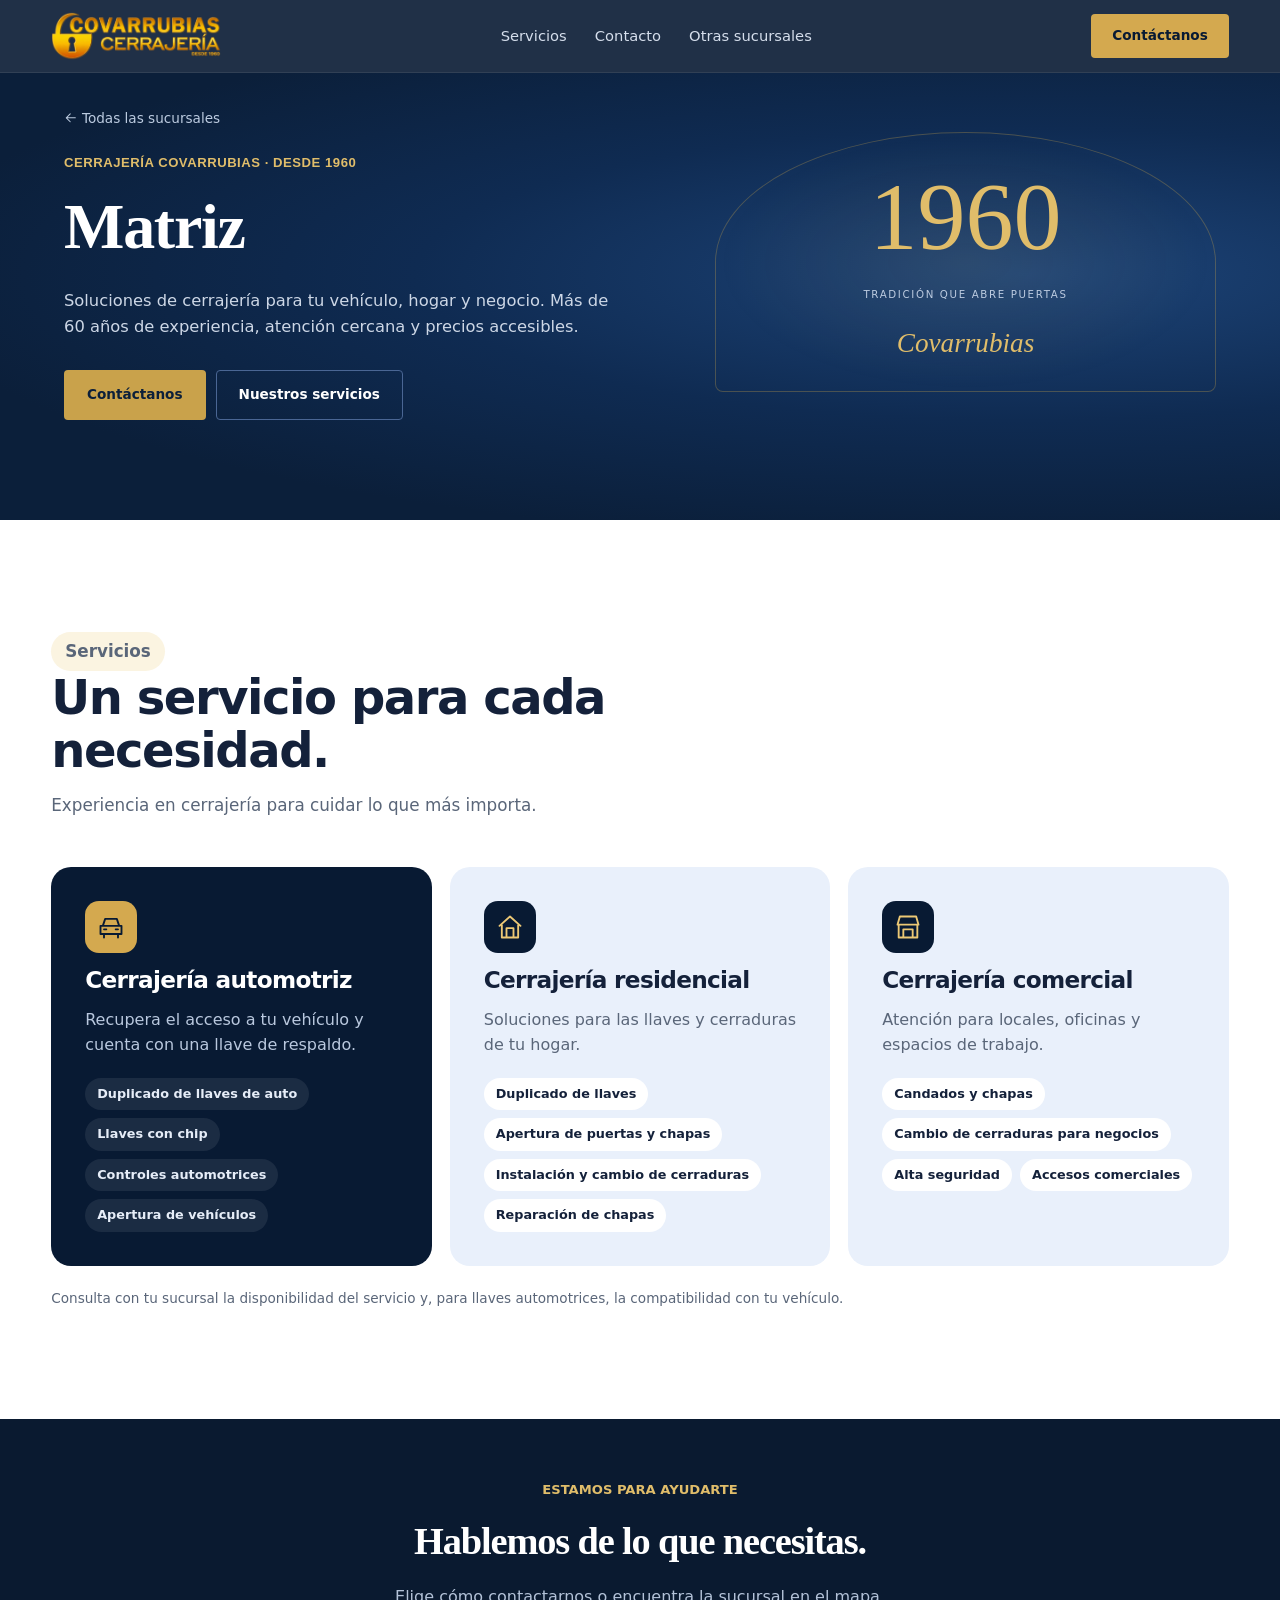
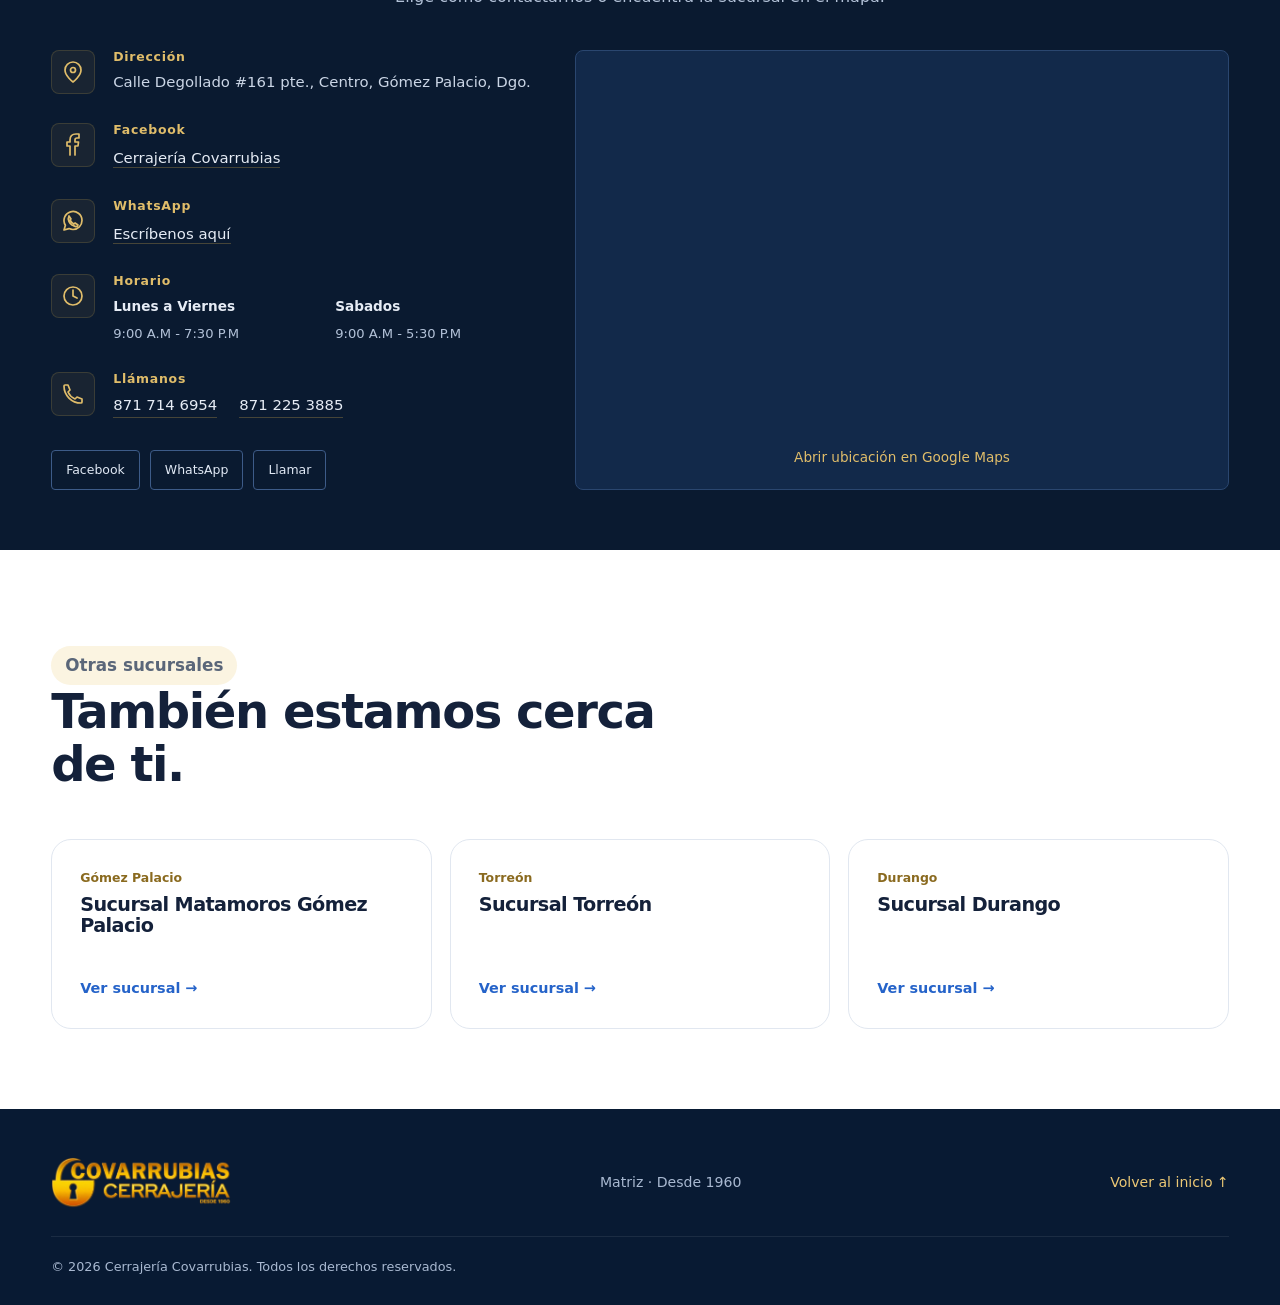
<file: sucursales/matriz.html>
<!DOCTYPE html>
<html lang="es-MX">
<head>
<meta charset="UTF-8">
<meta name="viewport" content="width=device-width, initial-scale=1.0">
<meta name="description" content="Cerrajería Covarrubias, Matriz. Consulta servicios, ubicación y contacto.">
<meta name="theme-color" content="#081a33">
<title>Matriz | Cerrajería Covarrubias</title>
<link rel="stylesheet" href="../css/inicio.css">
<link rel="stylesheet" href="../css/sucursal.css">
</head>
<body class="pagina-sucursal">
<a class="saltar" href="#contenido">Ir al contenido</a>
<header class="top"><div class="wrap">
  <a href="../index.html" aria-label="Cerrajería Covarrubias, inicio"><img src="../img/logotipo.png" alt="Cerrajería Covarrubias, desde 1960" width="1523" height="431"></a>
  <nav aria-label="Navegación de la sucursal"><a href="#servicios">Servicios</a><a href="#contacto">Contacto</a><a href="../index.html#sucursales">Otras sucursales</a></nav>
  <a class="btn btn-oro" href="#contacto">Contáctanos</a>
</div></header>

<main id="contenido">
<section class="presentacion" id="inicio"><div class="contenedor portada portada-sucursal">
<div><a class="regresar" href="../index.html#sucursales"><svg class="icono-flecha" viewBox="0 0 24 24" fill="none" stroke="currentColor" stroke-width="1.8" stroke-linecap="round" stroke-linejoin="round" aria-hidden="true" focusable="false"><path d="M20 12H4m7-7-7 7 7 7"/></svg> Todas las sucursales</a><p class="etiqueta">CERRAJERÍA COVARRUBIAS · DESDE 1960</p><h1>Matriz</h1><p class="introduccion">Soluciones de cerrajería para tu vehículo, hogar y negocio. Más de 60 años de experiencia, atención cercana y precios accesibles.</p><div class="acciones"><a class="boton principal" href="#contacto">Contáctanos</a><a class="boton oscuro" href="#servicios">Nuestros servicios</a></div></div>
<div class="marca-sucursal" aria-hidden="true"><span class="marca-anio">1960</span><span class="marca-leyenda">TRADICIÓN QUE ABRE PUERTAS</span><span class="marca-firma">Covarrubias</span></div>
</div></section>

<section id="servicios"><div class="wrap">
  <div class="head"><p class="chip">Servicios</p><h2>Un servicio para cada necesidad.</h2><p>Experiencia en cerrajería para cuidar lo que más importa.</p></div>
  <div class="bento tres">
    <article class="card g"><span class="ic"><svg viewBox="0 0 24 24" fill="none" stroke="currentColor" stroke-width="1.6" stroke-linecap="round" stroke-linejoin="round" aria-hidden="true"><path d="m5 11 2-6h10l2 6M3 11h18v7H3zM6 18v3m12-3v3M6 14h2m8 0h2"/></svg></span><h3>Cerrajería automotriz</h3><p>Recupera el acceso a tu vehículo y cuenta con una llave de respaldo.</p><ul><li>Duplicado de llaves de auto</li><li>Llaves con chip</li><li>Controles automotrices</li><li>Apertura de vehículos</li></ul></article>
    <article class="card m"><span class="ic"><svg viewBox="0 0 24 24" fill="none" stroke="currentColor" stroke-width="1.6" stroke-linecap="round" stroke-linejoin="round" aria-hidden="true"><path d="m3 11 9-8 9 8M5 10v11h14V10M9 21v-8h6v8"/></svg></span><h3>Cerrajería residencial</h3><p>Soluciones para las llaves y cerraduras de tu hogar.</p><ul><li>Duplicado de llaves</li><li>Apertura de puertas y chapas</li><li>Instalación y cambio de cerraduras</li><li>Reparación de chapas</li></ul></article>
    <article class="card m"><span class="ic"><svg viewBox="0 0 24 24" fill="none" stroke="currentColor" stroke-width="1.6" stroke-linecap="round" stroke-linejoin="round" aria-hidden="true"><path d="M3 10h18l-2-7H5zM4 10v11h16V10M8 21v-7h8v7"/></svg></span><h3>Cerrajería comercial</h3><p>Atención para locales, oficinas y espacios de trabajo.</p><ul><li>Candados y chapas</li><li>Cambio de cerraduras para negocios</li><li>Alta seguridad</li><li>Accesos comerciales</li></ul></article>
  </div>
  <p class="nota">Consulta con tu sucursal la disponibilidad del servicio y, para llaves automotrices, la compatibilidad con tu vehículo.</p>
</div></section>

<section id="contacto" class="contacto-social"><div class="contenedor seccion">
 <div class="contacto-intro"><p class="etiqueta">ESTAMOS PARA AYUDARTE</p><h2>Hablemos de lo que necesitas.</h2><p>Elige cómo contactarnos o encuentra la sucursal en el mapa.</p></div>
 <div class="contacto-mapa"><div class="contacto-lista"><div class="fila-contacto"><span class="icono-fila" aria-hidden="true"><svg viewBox="0 0 24 24" fill="none" stroke="currentColor" stroke-width="1.7" stroke-linecap="round" stroke-linejoin="round" focusable="false"><path d="M20 10c0 6-8 12-8 12S4 16 4 10a8 8 0 1 1 16 0Z"/><circle cx="12" cy="10" r="2.5"/></svg></span><div><h3>Dirección</h3><p>Calle Degollado #161 pte., Centro, Gómez Palacio, Dgo.</p></div></div><div class="fila-contacto"><span class="icono-fila" aria-hidden="true"><svg viewBox="0 0 24 24" fill="none" stroke="currentColor" stroke-width="1.7" stroke-linecap="round" stroke-linejoin="round" focusable="false"><path d="M14 22v-9h3l.5-4H14V7c0-1.5.6-2 2-2h2V1h-3c-4 0-6 2-6 6v2H6v4h3v9"/></svg></span><div><h3>Facebook</h3><a href="https://www.facebook.com/share/1DschyVgoF/?mibextid=wwXIfr" target="_blank" rel="noopener noreferrer">Cerrajería Covarrubias</a></div></div><div class="fila-contacto"><span class="icono-fila" aria-hidden="true"><svg viewBox="0 0 24 24" fill="none" stroke="currentColor" stroke-width="1.7" stroke-linecap="round" stroke-linejoin="round" focusable="false"><path d="M21 11.5a9 9 0 0 1-9 9 9 9 0 0 1-4-.9L3 21l1.4-4.7A9 9 0 1 1 21 11.5Z"/><path d="m8 7 2 3-1 1a9 9 0 0 0 4 4l1-1 3 2c-1 3-4 1-6 0s-5-5-3-9Z"/></svg></span><div><h3>WhatsApp</h3><a href="https://wa.me/528712253885" target="_blank" rel="noopener noreferrer">Escríbenos aquí</a></div></div><div class="fila-contacto"><span class="icono-fila" aria-hidden="true"><svg viewBox="0 0 24 24" fill="none" stroke="currentColor" stroke-width="1.7" stroke-linecap="round" stroke-linejoin="round" focusable="false"><circle cx="12" cy="12" r="9"/><path d="M12 6v6l4 2"/></svg></span><div><h3>Horario</h3><div class="horarios"><div class="horario-columna"><span class="horario-dias">Lunes a Viernes</span><span class="horario-horas">9:00 A.M - 7:30 P.M</span></div><div class="horario-columna"><span class="horario-dias">Sabados</span><span class="horario-horas">9:00 A.M - 5:30 P.M</span></div></div></div></div><div class="fila-contacto"><span class="icono-fila" aria-hidden="true"><svg viewBox="0 0 24 24" fill="none" stroke="currentColor" stroke-width="1.7" stroke-linecap="round" stroke-linejoin="round" focusable="false"><path d="M7 3H4a1 1 0 0 0-1 1c0 9.4 7.6 17 17 17a1 1 0 0 0 1-1v-3l-5-2-2 2a14 14 0 0 1-7-7l2-2z"/></svg></span><div><h3>Llámanos</h3><div class="telefonos-contacto"><a href="tel:+528717146954">871 714 6954</a><a href="tel:+528712253885">871 225 3885</a></div></div></div><div class="botones-sociales"><a class="boton-social" href="https://www.facebook.com/share/1DschyVgoF/?mibextid=wwXIfr" target="_blank" rel="noopener noreferrer">Facebook</a><a class="boton-social" href="https://wa.me/528712253885" target="_blank" rel="noopener noreferrer">WhatsApp</a><a class="boton-social" href="tel:+528717146954">Llamar</a></div></div><div class="mapa-sucursal"><iframe title="Mapa de Matriz, Cerrajería Covarrubias" src="https://www.google.com/maps/embed?pb=!1m18!1m12!1m3!1d3599.2826011465713!2d-103.50047602439557!3d25.56226311681716!2m3!1f0!2f0!3f0!3m2!1i1024!2i768!4f13.1!3m3!1m2!1s0x868fd852d6c953ad%3A0x24e3a2b9b57c5729!2sCerrajer%C3%ADa%20Covarrubias!5e0!3m2!1ses-419!2smx!4v1791525903875!5m2!1ses-419!2smx" loading="eager" referrerpolicy="strict-origin-when-cross-origin" allowfullscreen></iframe><a href="https://maps.app.goo.gl/JMJJbwBnSEfLe9HA7" target="_blank" rel="noopener noreferrer">Abrir ubicación en Google Maps <span class="solo-lector"> (abre otra pestaña)</span></a></div></div>
 </div></section>

<section class="otras" id="otras"><div class="wrap">
  <div class="head"><p class="chip">Otras sucursales</p><h2>También estamos cerca de ti.</h2></div>
  <div class="suc">
    <a class="sucursal" href="matamoros.html"><small>Gómez Palacio</small><h3>Sucursal Matamoros Gómez Palacio</h3><span>Ver sucursal →</span></a>
    <a class="sucursal" href="torreon.html"><small>Torreón</small><h3>Sucursal Torreón</h3><span>Ver sucursal →</span></a>
    <a class="sucursal" href="durango.html"><small>Durango</small><h3>Sucursal Durango</h3><span>Ver sucursal →</span></a>
  </div>
</div></section>
</main>

<footer><div class="wrap">
  <div><img src="../img/logotipo.png" alt="Cerrajería Covarrubias" width="1523" height="431"></div>
  <p>Matriz · Desde 1960</p>
  <a href="#inicio">Volver al inicio ↑</a>
</div><div class="wrap copy">© 2026 Cerrajería Covarrubias. Todos los derechos reservados.</div></footer>
</body>
</html>
</file>
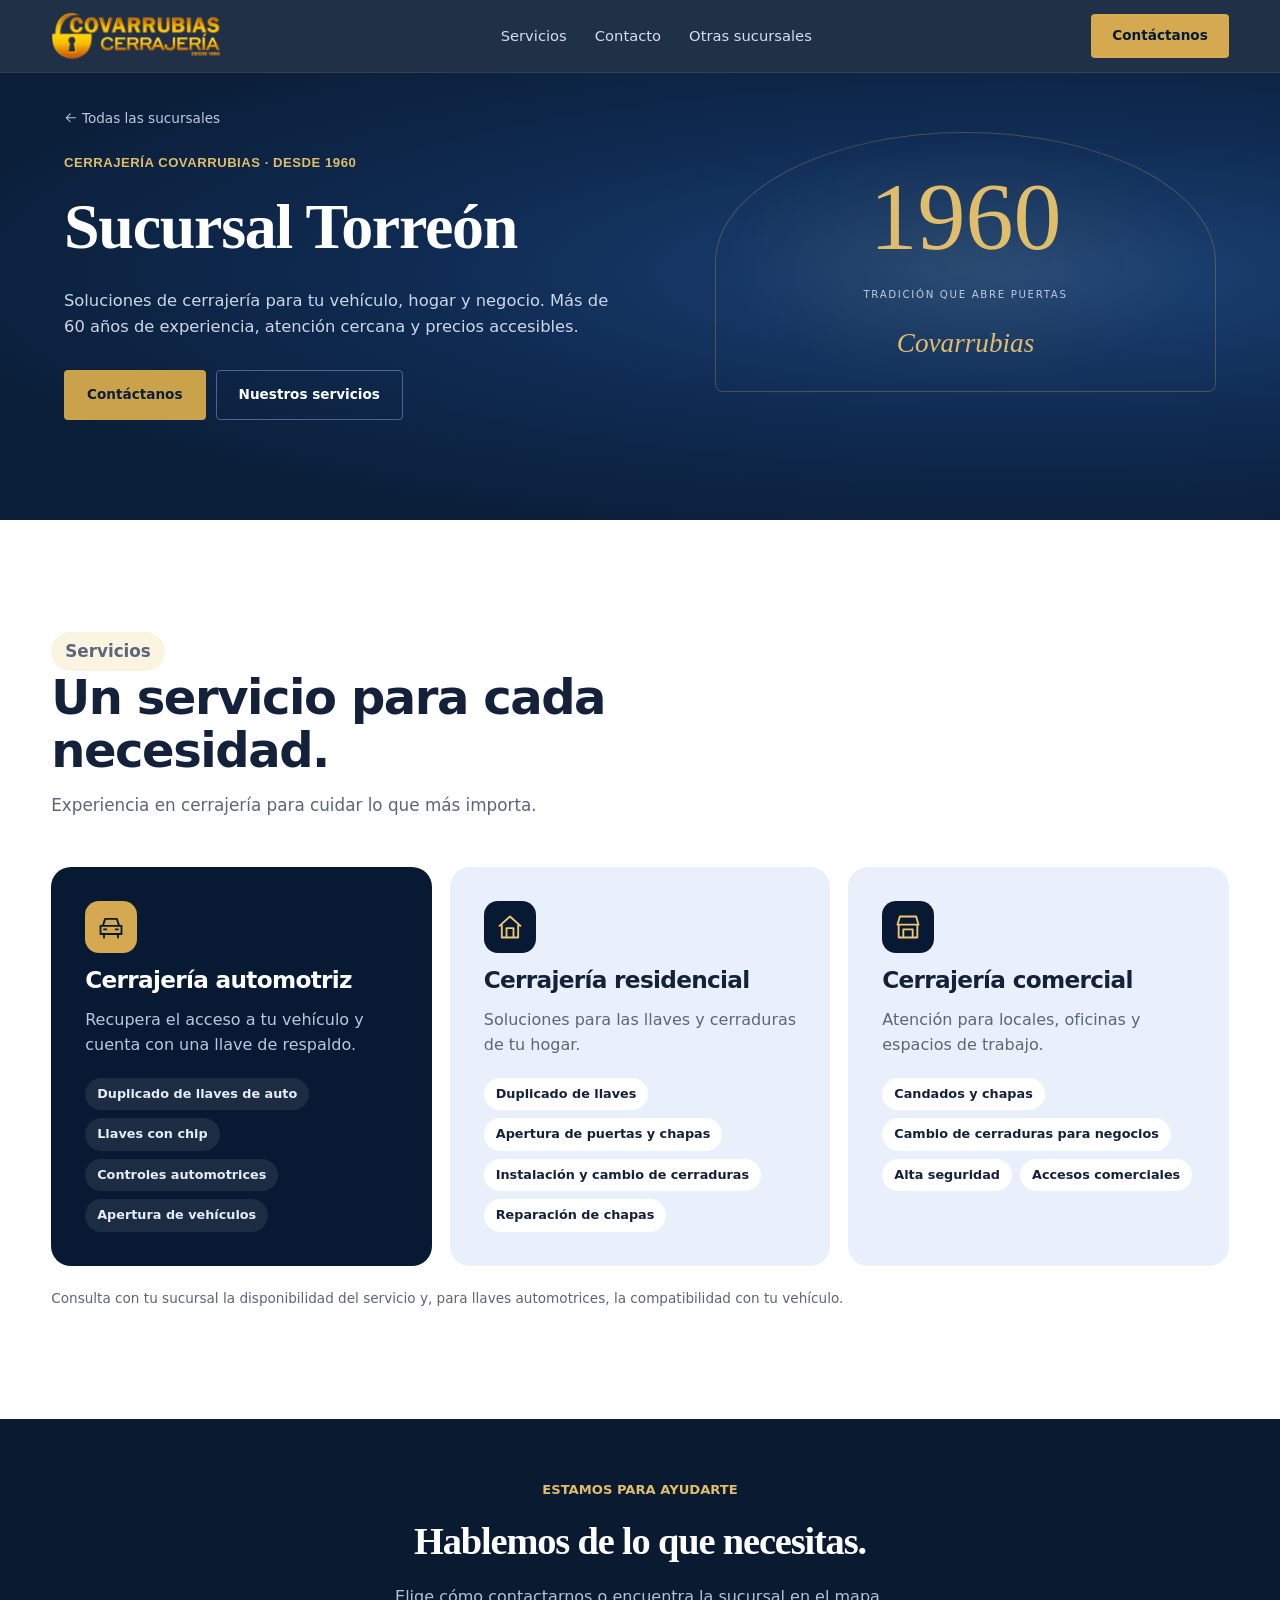
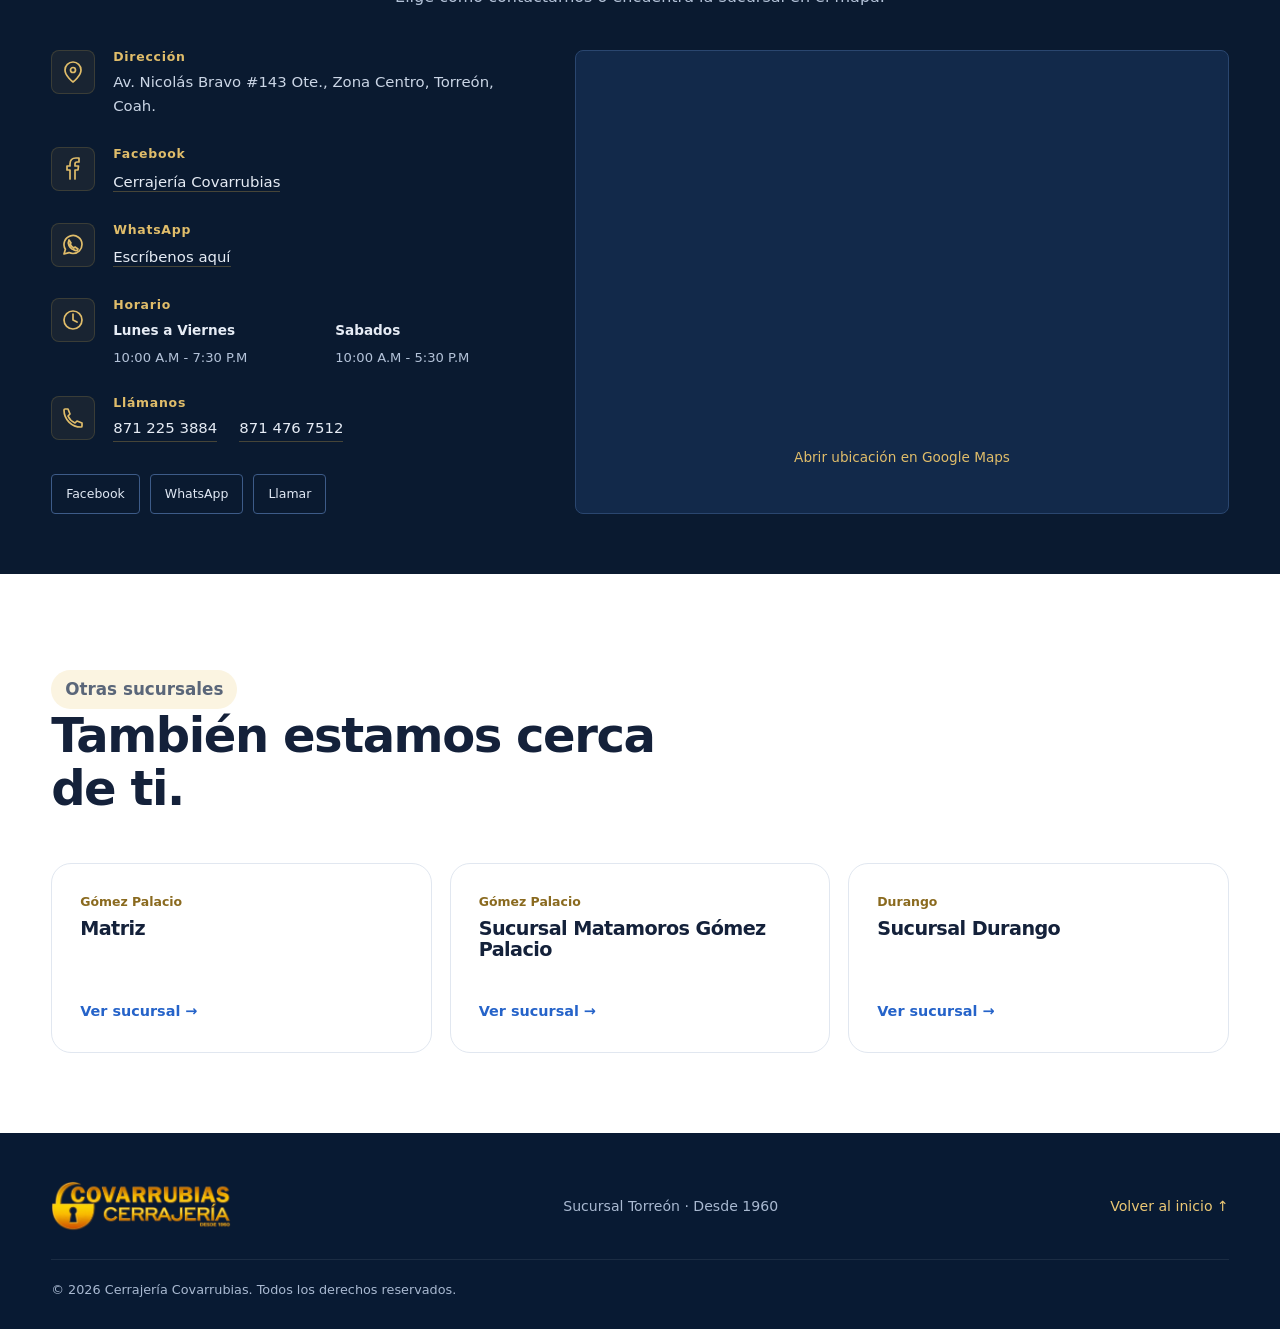
<file: sucursales/torreon.html>
<!DOCTYPE html>
<html lang="es-MX">
<head>
<meta charset="UTF-8">
<meta name="viewport" content="width=device-width, initial-scale=1.0">
<meta name="description" content="Cerrajería Covarrubias, Sucursal Torreón. Consulta servicios, ubicación y contacto.">
<meta name="theme-color" content="#081a33">
<title>Sucursal Torreón | Cerrajería Covarrubias</title>
<link rel="stylesheet" href="../css/inicio.css">
<link rel="stylesheet" href="../css/sucursal.css">
</head>
<body class="pagina-sucursal">
<a class="saltar" href="#contenido">Ir al contenido</a>
<header class="top"><div class="wrap">
  <a href="../index.html" aria-label="Cerrajería Covarrubias, inicio"><img src="../img/logotipo.png" alt="Cerrajería Covarrubias, desde 1960" width="1523" height="431"></a>
  <nav aria-label="Navegación de la sucursal"><a href="#servicios">Servicios</a><a href="#contacto">Contacto</a><a href="../index.html#sucursales">Otras sucursales</a></nav>
  <a class="btn btn-oro" href="#contacto">Contáctanos</a>
</div></header>

<main id="contenido">
<section class="presentacion" id="inicio"><div class="contenedor portada portada-sucursal">
<div><a class="regresar" href="../index.html#sucursales"><svg class="icono-flecha" viewBox="0 0 24 24" fill="none" stroke="currentColor" stroke-width="1.8" stroke-linecap="round" stroke-linejoin="round" aria-hidden="true" focusable="false"><path d="M20 12H4m7-7-7 7 7 7"/></svg> Todas las sucursales</a><p class="etiqueta">CERRAJERÍA COVARRUBIAS · DESDE 1960</p><h1>Sucursal Torreón</h1><p class="introduccion">Soluciones de cerrajería para tu vehículo, hogar y negocio. Más de 60 años de experiencia, atención cercana y precios accesibles.</p><div class="acciones"><a class="boton principal" href="#contacto">Contáctanos</a><a class="boton oscuro" href="#servicios">Nuestros servicios</a></div></div>
<div class="marca-sucursal" aria-hidden="true"><span class="marca-anio">1960</span><span class="marca-leyenda">TRADICIÓN QUE ABRE PUERTAS</span><span class="marca-firma">Covarrubias</span></div>
</div></section>

<section id="servicios"><div class="wrap">
  <div class="head"><p class="chip">Servicios</p><h2>Un servicio para cada necesidad.</h2><p>Experiencia en cerrajería para cuidar lo que más importa.</p></div>
  <div class="bento tres">
    <article class="card g"><span class="ic"><svg viewBox="0 0 24 24" fill="none" stroke="currentColor" stroke-width="1.6" stroke-linecap="round" stroke-linejoin="round" aria-hidden="true"><path d="m5 11 2-6h10l2 6M3 11h18v7H3zM6 18v3m12-3v3M6 14h2m8 0h2"/></svg></span><h3>Cerrajería automotriz</h3><p>Recupera el acceso a tu vehículo y cuenta con una llave de respaldo.</p><ul><li>Duplicado de llaves de auto</li><li>Llaves con chip</li><li>Controles automotrices</li><li>Apertura de vehículos</li></ul></article>
    <article class="card m"><span class="ic"><svg viewBox="0 0 24 24" fill="none" stroke="currentColor" stroke-width="1.6" stroke-linecap="round" stroke-linejoin="round" aria-hidden="true"><path d="m3 11 9-8 9 8M5 10v11h14V10M9 21v-8h6v8"/></svg></span><h3>Cerrajería residencial</h3><p>Soluciones para las llaves y cerraduras de tu hogar.</p><ul><li>Duplicado de llaves</li><li>Apertura de puertas y chapas</li><li>Instalación y cambio de cerraduras</li><li>Reparación de chapas</li></ul></article>
    <article class="card m"><span class="ic"><svg viewBox="0 0 24 24" fill="none" stroke="currentColor" stroke-width="1.6" stroke-linecap="round" stroke-linejoin="round" aria-hidden="true"><path d="M3 10h18l-2-7H5zM4 10v11h16V10M8 21v-7h8v7"/></svg></span><h3>Cerrajería comercial</h3><p>Atención para locales, oficinas y espacios de trabajo.</p><ul><li>Candados y chapas</li><li>Cambio de cerraduras para negocios</li><li>Alta seguridad</li><li>Accesos comerciales</li></ul></article>
  </div>
  <p class="nota">Consulta con tu sucursal la disponibilidad del servicio y, para llaves automotrices, la compatibilidad con tu vehículo.</p>
</div></section>

<section id="contacto" class="contacto-social"><div class="contenedor seccion">
 <div class="contacto-intro"><p class="etiqueta">ESTAMOS PARA AYUDARTE</p><h2>Hablemos de lo que necesitas.</h2><p>Elige cómo contactarnos o encuentra la sucursal en el mapa.</p></div>
 <div class="contacto-mapa"><div class="contacto-lista"><div class="fila-contacto"><span class="icono-fila" aria-hidden="true"><svg viewBox="0 0 24 24" fill="none" stroke="currentColor" stroke-width="1.7" stroke-linecap="round" stroke-linejoin="round" focusable="false"><path d="M20 10c0 6-8 12-8 12S4 16 4 10a8 8 0 1 1 16 0Z"/><circle cx="12" cy="10" r="2.5"/></svg></span><div><h3>Dirección</h3><p>Av. Nicolás Bravo #143 Ote., Zona Centro, Torreón, Coah.</p></div></div><div class="fila-contacto"><span class="icono-fila" aria-hidden="true"><svg viewBox="0 0 24 24" fill="none" stroke="currentColor" stroke-width="1.7" stroke-linecap="round" stroke-linejoin="round" focusable="false"><path d="M14 22v-9h3l.5-4H14V7c0-1.5.6-2 2-2h2V1h-3c-4 0-6 2-6 6v2H6v4h3v9"/></svg></span><div><h3>Facebook</h3><a href="https://www.facebook.com/share/19K11vQSeD/?mibextid=wwXIfr" target="_blank" rel="noopener noreferrer">Cerrajería Covarrubias</a></div></div><div class="fila-contacto"><span class="icono-fila" aria-hidden="true"><svg viewBox="0 0 24 24" fill="none" stroke="currentColor" stroke-width="1.7" stroke-linecap="round" stroke-linejoin="round" focusable="false"><path d="M21 11.5a9 9 0 0 1-9 9 9 9 0 0 1-4-.9L3 21l1.4-4.7A9 9 0 1 1 21 11.5Z"/><path d="m8 7 2 3-1 1a9 9 0 0 0 4 4l1-1 3 2c-1 3-4 1-6 0s-5-5-3-9Z"/></svg></span><div><h3>WhatsApp</h3><a href="https://wa.me/528712253884" target="_blank" rel="noopener noreferrer">Escríbenos aquí</a></div></div><div class="fila-contacto"><span class="icono-fila" aria-hidden="true"><svg viewBox="0 0 24 24" fill="none" stroke="currentColor" stroke-width="1.7" stroke-linecap="round" stroke-linejoin="round" focusable="false"><circle cx="12" cy="12" r="9"/><path d="M12 6v6l4 2"/></svg></span><div><h3>Horario</h3><div class="horarios"><div class="horario-columna"><span class="horario-dias">Lunes a Viernes</span><span class="horario-horas">10:00 A.M - 7:30 P.M</span></div><div class="horario-columna"><span class="horario-dias">Sabados</span><span class="horario-horas">10:00 A.M - 5:30 P.M</span></div></div></div></div><div class="fila-contacto"><span class="icono-fila" aria-hidden="true"><svg viewBox="0 0 24 24" fill="none" stroke="currentColor" stroke-width="1.7" stroke-linecap="round" stroke-linejoin="round" focusable="false"><path d="M7 3H4a1 1 0 0 0-1 1c0 9.4 7.6 17 17 17a1 1 0 0 0 1-1v-3l-5-2-2 2a14 14 0 0 1-7-7l2-2z"/></svg></span><div><h3>Llámanos</h3><div class="telefonos-contacto"><a href="tel:+528712253884">871 225 3884</a><a href="tel:+528714767512">871 476 7512</a></div></div></div><div class="botones-sociales"><a class="boton-social" href="https://www.facebook.com/share/19K11vQSeD/?mibextid=wwXIfr" target="_blank" rel="noopener noreferrer">Facebook</a><a class="boton-social" href="https://wa.me/528712253884" target="_blank" rel="noopener noreferrer">WhatsApp</a><a class="boton-social" href="tel:+528712253884">Llamar</a></div></div><div class="mapa-sucursal"><iframe title="Mapa de Sucursal Torreón, Cerrajería Covarrubias" src="https://www.google.com/maps?q=Avenida%20Nicol%C3%A1s%20Bravo%20143%20Oriente%2C%20Centro%2C%20Torre%C3%B3n%2C%20Coahuila&amp;output=embed" loading="eager" referrerpolicy="strict-origin-when-cross-origin" allowfullscreen></iframe><a href="https://www.google.com/maps/search/?api=1&amp;query=Avenida%20Nicol%C3%A1s%20Bravo%20143%20Oriente%2C%20Centro%2C%20Torre%C3%B3n%2C%20Coahuila" target="_blank" rel="noopener noreferrer">Abrir ubicación en Google Maps <span class="solo-lector"> (abre otra pestaña)</span></a></div></div>
 </div></section>

<section class="otras" id="otras"><div class="wrap">
  <div class="head"><p class="chip">Otras sucursales</p><h2>También estamos cerca de ti.</h2></div>
  <div class="suc">
    <a class="sucursal" href="matriz.html"><small>Gómez Palacio</small><h3>Matriz</h3><span>Ver sucursal →</span></a>
    <a class="sucursal" href="matamoros.html"><small>Gómez Palacio</small><h3>Sucursal Matamoros Gómez Palacio</h3><span>Ver sucursal →</span></a>
    <a class="sucursal" href="durango.html"><small>Durango</small><h3>Sucursal Durango</h3><span>Ver sucursal →</span></a>
  </div>
</div></section>
</main>

<footer><div class="wrap">
  <div><img src="../img/logotipo.png" alt="Cerrajería Covarrubias" width="1523" height="431"></div>
  <p>Sucursal Torreón · Desde 1960</p>
  <a href="#inicio">Volver al inicio ↑</a>
</div><div class="wrap copy">© 2026 Cerrajería Covarrubias. Todos los derechos reservados.</div></footer>
</body>
</html>
</file>
<file: css/inicio.css>
:root{--marino:#081a33;--marino2:#0f2a4f;--azul:#2563c9;--azul-claro:#e9f0fb;--oro:#d4a94f;--oro-claro:#ecc875;--oro-osc:#8a6a1f;--texto:#14213a;--gris:#5a6679;--linea:#e1e7f0;--r:20px}
*{box-sizing:border-box}
html{scroll-behavior:smooth;scroll-padding-top:90px}
body{margin:0;font-family:system-ui,-apple-system,"Segoe UI",Roboto,Arial,sans-serif;color:var(--texto);background:#fff;line-height:1.6;-webkit-font-smoothing:antialiased}
a{color:inherit}img{display:block;max-width:100%;height:auto}
.wrap{width:min(1180px,92%);margin-inline:auto}
h1,h2,h3{line-height:1.1;letter-spacing:-.03em;margin:0}
.chip{display:inline-flex;align-items:center;gap:8px;font-size:.8rem;font-weight:600;color:var(--oro-osc);background:#fbf4e1;padding:6px 14px;border-radius:99px;margin-bottom:18px}
.dark .chip,.hero .chip{background:#ffffff14;color:var(--oro-claro)}

/* Botones */
.btn{display:inline-flex;align-items:center;justify-content:center;gap:8px;padding:14px 26px;border-radius:99px;font-weight:700;font-size:.92rem;text-decoration:none;border:1px solid transparent;transition:.2s}
.btn-oro{background:var(--oro);color:var(--marino)}.btn-oro:hover{background:var(--oro-claro);transform:translateY(-1px)}
.btn-linea{border-color:#ffffff40;color:#fff}.btn-linea:hover{background:#ffffff14}
.btn-marino{background:var(--marino);color:#fff}.btn-marino:hover{background:var(--azul)}

/* Header */
.top{position:sticky;top:0;z-index:30;background:#081a33e6;backdrop-filter:blur(14px);border-bottom:1px solid #ffffff14}
.top .wrap{display:flex;align-items:center;justify-content:space-between;gap:20px;padding-block:12px}
.top img{width:170px}
.top nav{display:flex;gap:28px}
.top nav a{color:#d5deec;text-decoration:none;font-size:.92rem;font-weight:500}
.top nav a:hover{color:var(--oro-claro)}
.top .btn{padding:10px 20px;font-size:.85rem}

/* Hero */
.hero{background:radial-gradient(1000px 500px at 85% 10%,#1d4a8a 0%,transparent 60%),var(--marino);color:#fff;padding-block:90px 80px;overflow:hidden}
.hero .wrap{display:grid;grid-template-columns:1.25fr 1fr;gap:56px;align-items:center}
.hero h1{font-size:clamp(2.6rem,5.6vw,4.8rem);font-weight:800}
.hero h1 span{background:linear-gradient(90deg,var(--oro-claro),var(--oro));-webkit-background-clip:text;background-clip:text;color:transparent}
.hero p.lead{color:#c3d0e4;font-size:1.1rem;max-width:520px;margin:24px 0 32px}
.hero .acc{display:flex;flex-wrap:wrap;gap:12px}
.panel{display:grid;grid-template-columns:1fr 1fr;gap:14px}
.panel div{background:#ffffff0f;border:1px solid #ffffff1c;border-radius:var(--r);padding:26px 22px;backdrop-filter:blur(6px)}
.panel div:first-child{grid-column:1/-1;background:linear-gradient(135deg,#d4a94f,#b98a2c);color:var(--marino);border:0}
.panel b{display:block;font-size:2.6rem;letter-spacing:-.04em;line-height:1}
.panel span{font-size:.88rem;opacity:.85}

/* Secciones */
section{padding-block:96px}
.head{max-width:640px;margin-bottom:48px}
.head h2{font-size:clamp(2rem,4vw,3rem);font-weight:800}
.head p{color:var(--gris);margin:16px 0 0;font-size:1.05rem}

/* Servicios (bento) */
.bento{display:grid;grid-template-columns:repeat(6,1fr);gap:18px}
.card{background:var(--azul-claro);border-radius:var(--r);padding:34px;display:flex;flex-direction:column;gap:14px;transition:.25s}
.card:hover{transform:translateY(-4px);box-shadow:0 18px 40px #0b1f3a1a}
.card.g{grid-column:span 3;background:var(--marino);color:#fff}
.card.m{grid-column:span 3}
.card.s{grid-column:span 2;background:#fff;border:1px solid var(--linea)}
.card .ic{width:52px;height:52px;border-radius:14px;background:var(--marino);color:var(--oro-claro);display:grid;place-items:center}
.card.g .ic{background:var(--oro);color:var(--marino)}
.card svg{width:28px;height:28px}
.card h3{font-size:1.45rem}
.card p{margin:0;color:var(--gris)}.card.g p{color:#b9c8de}
.card ul{margin:6px 0 0;padding:0;list-style:none;display:flex;flex-wrap:wrap;gap:8px}
.card li{font-size:.8rem;font-weight:600;padding:6px 12px;border-radius:99px;background:#fff;color:var(--texto)}
.card.g li{background:#ffffff14;color:#e6edf8}
.card.s li{background:var(--azul-claro)}
.nota{color:var(--gris);font-size:.85rem;margin-top:22px}

/* Proceso */
.pasos{background:var(--azul-claro)}
.pasos ol{list-style:none;margin:0;padding:0;display:grid;grid-template-columns:repeat(3,1fr);gap:18px;counter-reset:p}
.pasos li{background:#fff;border-radius:var(--r);padding:32px;counter-increment:p}
.pasos li::before{content:counter(p);display:grid;place-items:center;width:42px;height:42px;border-radius:50%;background:var(--oro);color:var(--marino);font-weight:800;margin-bottom:18px}
.pasos h3{font-size:1.25rem;margin-bottom:8px}.pasos p{margin:0;color:var(--gris);font-size:.95rem}

/* Domicilio */
.dom{padding-block:0}
.dom .caja{background:linear-gradient(120deg,var(--marino),#1a4a8c);color:#fff;border-radius:28px;padding:56px;display:flex;align-items:center;justify-content:space-between;gap:30px;margin-block:96px 0}
.dom h2{font-size:clamp(1.8rem,3.4vw,2.6rem);font-weight:800;margin-bottom:10px}
.dom p{margin:0;color:#c3d0e4}

/* Sucursales */
.suc{display:grid;grid-template-columns:repeat(4,1fr);gap:18px}
.sucursal{border:1px solid var(--linea);border-radius:var(--r);padding:28px;display:flex;flex-direction:column;gap:6px;text-decoration:none;transition:.25s;min-height:190px}
.sucursal small{color:var(--oro-osc);font-weight:700;font-size:.78rem}
.sucursal h3{font-size:1.2rem}
.sucursal span{margin-top:auto;font-weight:700;color:var(--azul);font-size:.9rem}
.sucursal:hover{background:var(--marino);color:#fff;border-color:var(--marino);transform:translateY(-4px)}
.sucursal:hover small,.sucursal:hover span{color:var(--oro-claro)}

/* FAQ */
.faq{background:var(--azul-claro)}
.faq .wrap{display:grid;grid-template-columns:1fr 1.3fr;gap:56px;align-items:start}
.faq .head{margin:0}
details{background:#fff;border-radius:16px;padding:20px 24px;margin-bottom:12px}
summary{font-weight:700;cursor:pointer;list-style:none;display:flex;justify-content:space-between;gap:16px}
summary::after{content:'+';color:var(--oro-osc);font-size:1.4rem;line-height:1}
details[open] summary::after{content:'–'}
details p{margin:12px 0 0;color:var(--gris);font-size:.95rem}

/* Pie */
footer{background:var(--marino);color:#a9b9d1;padding-block:48px 28px;font-size:.88rem}
footer .wrap{display:flex;justify-content:space-between;align-items:center;gap:24px;flex-wrap:wrap}
footer img{width:180px}
footer a{color:var(--oro-claro);text-decoration:none}
.copy{border-top:1px solid #ffffff14;margin-top:28px;padding-top:20px;text-align:center;font-size:.8rem}
a:focus-visible,summary:focus-visible{outline:3px solid var(--oro);outline-offset:3px}

@media(max-width:960px){.hero .wrap,.faq .wrap{grid-template-columns:1fr}.top nav{display:none}.bento{grid-template-columns:1fr}.card.g,.card.m,.card.s{grid-column:auto}.pasos ol{grid-template-columns:1fr}.suc{grid-template-columns:repeat(2,1fr)}}
@media(max-width:560px){section{padding-block:64px}.hero{padding-block:56px}.suc{grid-template-columns:1fr}.dom .caja{flex-direction:column;align-items:start;padding:36px 28px}.top .btn{display:none}.top .wrap{justify-content:center}}
@media(prefers-reduced-motion:reduce){*{transition:none!important;scroll-behavior:auto!important}}/* Etiqueta de domicilio con mayor contraste, sin alterar las ciudades. */
.dom .chip { color:#081a33; background:#ecc875; font-weight:700; }

/* Menú de Claude compartido por la principal y las sucursales. */
.top { position:sticky; top:0; z-index:40; background:#081a33e6; backdrop-filter:blur(14px); border-bottom:1px solid #ffffff14; font-family:system-ui,-apple-system,"Segoe UI",Roboto,Arial,sans-serif; }
.top .wrap { width:min(1180px,92%); margin-inline:auto; display:flex; align-items:center; justify-content:space-between; gap:20px; padding-block:12px; }
.top img { display:block; width:170px; max-width:100%; height:auto; }
.top nav { display:flex; gap:28px; }
.top nav a { color:#d5deec; text-decoration:none; font-size:.92rem; font-weight:500; }
.top nav a:hover { color:#ecc875; }
.top nav a::after { display:none; }
.top .btn { display:inline-flex; align-items:center; justify-content:center; gap:8px; padding:10px 20px; border-radius:99px; font-weight:700; font-size:.85rem; text-decoration:none; border:1px solid transparent; background:#d4a94f; color:#081a33; }
.top .btn:hover { background:#ecc875; }
@media(max-width:1000px) { .top>.wrap>.btn { display:none; } }
@media(max-width:720px) { .top .wrap { flex-wrap:wrap; justify-content:center; gap:12px; } .top nav { flex-wrap:wrap; justify-content:center; gap:10px 20px; } .top nav a { font-size:.8rem; } }

/* Portada original con llave, aislada del resto del diseño de Claude. */
.presentacion { padding:0; margin:0; background:radial-gradient(ellipse at 80% 45%,#1d4478 0%,#0f2b52 42%,#0b1f3a 78%); color:white; overflow:hidden; }
.presentacion .contenedor,.banda-servicios .contenedor { width:min(1200px,90%); margin-inline:auto; }
.presentacion .portada { display:grid; grid-template-columns:1.2fr 1fr; gap:50px; align-items:center; padding-block:32px 28px; }
.presentacion .etiqueta { display:flex; align-items:center; gap:12px; color:#e0bd6a; font:700 .82rem/1.65 Arial,sans-serif; letter-spacing:.04em; margin:0 0 18px; }
.presentacion .linea { width:30px; height:2px; background:#c9a24b; }
.presentacion h1 { color:#fff; font-family:Georgia,"Times New Roman",serif; font-weight:700; font-size:clamp(2.7rem,5vw,4.5rem); line-height:1.1; letter-spacing:-.02em; margin:0 0 26px; }
.presentacion h1 em { color:#e0bd6a; font-weight:400; }
.presentacion .introduccion { color:#cdd7e6; max-width:550px; font-size:1.02rem; margin-bottom:30px; }
.presentacion .acciones { display:flex; flex-wrap:wrap; gap:10px; }
.presentacion .boton { display:inline-flex; align-items:center; justify-content:center; gap:10px; padding:13px 22px; border:1px solid transparent; border-radius:4px; font-weight:700; font-size:.85rem; text-decoration:none; }
.presentacion .principal { background:#c9a24b; color:#0b1f3a; }
.presentacion .principal:hover { background:#e0bd6a; }
.presentacion .oscuro { color:#fff; border-color:#4a6694; }
.presentacion .oscuro:hover { background:#16335c; }
.presentacion .confianza { display:flex; gap:30px; border-top:1px solid #2f4d7a; margin-top:24px; padding-top:16px; font-size:.82rem; color:#c0cde0; }
.presentacion .confianza strong { color:white; }
.presentacion .visual-portada { position:relative; height:420px; display:flex; align-items:center; justify-content:center; }
.presentacion .circulo { position:absolute; width:350px; height:350px; border:1px solid #c9a24b40; border-radius:50%; }
.presentacion .circulo-dos { width:280px; height:280px; border-style:dashed; }
.presentacion .llave-hero { position:relative; width:360px; filter:drop-shadow(12px 20px 16px #0009); }
.presentacion .rotulo { position:absolute; font-size:.68rem; letter-spacing:.14em; color:#c3d0e4; }
.presentacion .rotulo-arriba { top:0; right:0; }
.presentacion .rotulo-abajo { bottom:0; left:5%; color:#e0bd6a; font-weight:700; }
.presentacion .rotulo-abajo span { display:block; color:#a9b9d1; letter-spacing:0; font-weight:400; margin-top:4px; }
.presentacion .sello { position:absolute; right:0; bottom:38px; background:#c9a24b; color:#0b1f3a; padding:18px; width:120px; transform:rotate(6deg); box-shadow:0 8px 25px #0006; }
.presentacion .sello strong { display:block; font-family:Georgia,serif; font-size:2rem; line-height:1.1; }
.presentacion .sello span { display:block; font-size:.56rem; letter-spacing:.08em; margin-top:7px; }
.banda-servicios { margin:0; padding:0; background:#10294a; color:#dbe5f3; border-top:1px solid #23406b; }
.banda-servicios .contenedor { display:grid; grid-template-columns:repeat(4,1fr); padding-block:22px; }
.banda-servicios span { display:flex; gap:14px; align-items:center; justify-content:center; font-size:.88rem; border-right:1px solid #2a4670; }
.banda-servicios span:last-child { border:0; }
.banda-servicios svg { width:25px; height:25px; color:#c9a24b; }
.presentacion .icono-flecha { display:inline-block; width:1em; height:1em; vertical-align:-.12em; }
@media(max-width:1000px) { .presentacion .portada { gap:25px; } .presentacion .visual-portada { height:360px; } .presentacion .llave-hero { width:300px; } .presentacion .circulo { width:290px; height:290px; } .presentacion .circulo-dos { width:230px; height:230px; } }
@media(max-width:720px) { .presentacion .portada { grid-template-columns:1fr; padding-block:28px; gap:35px; } .presentacion .visual-portada { height:310px; max-width:420px; width:100%; margin:auto; } .banda-servicios .contenedor { grid-template-columns:repeat(2,1fr); gap:22px 0; } .banda-servicios span { font-size:.75rem; } .banda-servicios span:nth-child(2) { border:0; } }
/* Botones rectangulares; las etiquetas .chip conservan su forma circular. */
.btn, .top .btn, .presentacion .boton { border-radius:4px; }
/* Servicio a domicilio: diseño anterior, sin etiqueta circular. */
.domicilio { background:linear-gradient(110deg,#0b1f3a,#17406f); color:#fff; padding:0; }
.domicilio .contenedor { width:min(1200px,90%); margin-inline:auto; }
.domicilio-interior { display:flex; align-items:center; justify-content:space-between; gap:30px; padding-block:45px; }
.domicilio .etiqueta { color:#e0bd6a; font-size:.82rem; font-weight:700; letter-spacing:.04em; margin:0 0 18px; }
.domicilio h2 { color:#fff; font-family:Georgia,serif; font-size:clamp(1.8rem,3vw,2.5rem); line-height:1.2; margin:0 0 10px; }
.domicilio p:not(.etiqueta) { color:#cdd9ea; margin:0; }
.domicilio .boton { display:inline-flex; align-items:center; justify-content:center; padding:13px 22px; border-radius:4px; background:#c9a24b; color:#0b1f3a; font-size:.85rem; font-weight:700; text-decoration:none; }
.domicilio .boton:hover { background:#e0bd6a; }
@media(max-width:720px) { .domicilio-interior { flex-direction:column; align-items:flex-start; } }
</file>
<file: css/sucursal.css>
.sucursal-clasica *{ box-sizing:border-box; }
body.sucursal-clasica{ margin:0; font-family:Arial,Helvetica,sans-serif; color:var(--texto); line-height:1.65; }
.sucursal-clasica a{ color:inherit; }
.sucursal-clasica img{ display:block; max-width:100%; height:auto; }
.sucursal-clasica .contenedor{ width:min(1200px,90%); margin-inline:auto; }
.sucursal-clasica .franja{ background:var(--oro); color:var(--marino); font-size:.78rem; font-weight:600; }
.sucursal-clasica .franja .contenedor{ display:flex; justify-content:space-between; padding-block:7px; }
.sucursal-clasica .franja a{ text-decoration:none; }
.sucursal-clasica .encabezado{ position:sticky; top:0; z-index:20; background:var(--marino); color:#fff; border-bottom:1px solid #223b60; }
.sucursal-clasica .barra{ display:flex; align-items:center; justify-content:space-between; gap:24px; padding-block:14px; }
.sucursal-clasica .logo{ width:255px; }
.sucursal-clasica nav{ display:flex; gap:30px; }
.sucursal-clasica nav a{ text-decoration:none; font-size:.9rem; padding:10px 0; position:relative; }
.sucursal-clasica nav a::after{ content:''; position:absolute; bottom:2px; left:0; width:0; height:2px; background:var(--oro); transition:width .2s; }
.sucursal-clasica nav a:hover::after,.sucursal-clasica nav a:focus-visible::after{ width:100%; }
.sucursal-clasica .boton{ display:inline-flex; align-items:center; justify-content:center; gap:10px; padding:13px 20px; border:1px solid transparent; border-radius:5px; font-weight:700; font-size:.85rem; text-decoration:none; transition:background .2s,transform .2s,box-shadow .2s; }
.sucursal-clasica .boton:hover{  }
.sucursal-clasica .principal{ background:var(--oro); color:#0b1f3a; }
.sucursal-clasica .principal:hover{ background:#e0bd6a; box-shadow:0 5px 20px #c9a24b20; }
.sucursal-clasica .oscuro{ border-color:#4a6694; color:white; }
.sucursal-clasica .oscuro:hover{ background:#16335c; }
.sucursal-clasica .secundario{ border-color:#d9e1ec; background:white; }
.sucursal-clasica .secundario:hover{ background:#eef3f9; }
.sucursal-clasica .presentacion{ background:radial-gradient(ellipse at 80% 45%,#1d4478 0%,#0f2b52 45%,#0b1f3a 75%); color:white; overflow:hidden; }
.sucursal-clasica .portada{ display:grid; grid-template-columns:1.2fr 1fr; gap:50px; align-items:center; padding-block:72px 58px; }
.sucursal-clasica .etiqueta{ display:flex; align-items:center; gap:12px; color:var(--azul); font-size:.82rem; font-weight:700; letter-spacing:.04em; margin:0 0 18px; }
.sucursal-clasica .presentacion .etiqueta,.sucursal-clasica .domicilio .etiqueta{ color:var(--oro); }
.sucursal-clasica .linea{ width:30px; height:2px; background:var(--oro); }
.sucursal-clasica h1{ font-family:Georgia,"Times New Roman",serif; font-weight:700; font-size:clamp(2.7rem,5vw,4.5rem); line-height:1.1; letter-spacing:-.02em; margin:0 0 26px; }
.sucursal-clasica h1 em{ color:var(--oro-claro); font-style:italic; font-weight:400; }
.sucursal-clasica .introduccion{ color:#cdd7e6; max-width:550px; font-size:1rem; margin-bottom:30px; }
.sucursal-clasica .acciones{ display:flex; flex-wrap:wrap; gap:10px; }
.sucursal-clasica .confianza{ display:flex; gap:30px; border-top:1px solid #2f4d7a; margin-top:34px; padding-top:22px; font-size:.78rem; color:#c0cde0; }
.sucursal-clasica .confianza strong{ color:white; }
.sucursal-clasica .visual-portada{ position:relative; height:420px; display:flex; align-items:center; justify-content:center; }
.sucursal-clasica .circulo{ position:absolute; width:350px; height:350px; border:1px solid #c9a24b33; border-radius:50%; }
.sucursal-clasica .circulo-dos{ width:280px; height:280px; border-style:dashed; }
.sucursal-clasica .llave-hero{ position:relative; width:360px; filter:drop-shadow(12px 20px 16px #0008); }
.sucursal-clasica .rotulo{ position:absolute; font-size:.65rem; letter-spacing:.17em; color:#c3d0e4; }
.sucursal-clasica .rotulo-arriba{ top:0; right:0; }
.sucursal-clasica .rotulo-abajo{ bottom:0; left:5%; color:var(--oro); font-weight:700; }
.sucursal-clasica .rotulo-abajo span{ display:block; color:#a9b9d1; letter-spacing:0; font-weight:400; margin-top:4px; }
.sucursal-clasica .sello{ position:absolute; right:0; bottom:38px; background:var(--oro); color:var(--marino); padding:18px; width:120px; transform:rotate(6deg); box-shadow:0 8px 25px #0004; }
.sucursal-clasica .sello strong{ display:block; font-family:Georgia,serif; font-size:2rem; line-height:1.1; }
.sucursal-clasica .sello span{ display:block; font-size:.52rem; letter-spacing:.1em; margin-top:7px; }
.sucursal-clasica .banda-servicios{ background:#10294a; color:#dbe5f3; border-top:1px solid #23406b; }
.sucursal-clasica .banda-servicios .contenedor{ display:grid; grid-template-columns:repeat(4,1fr); padding-block:22px; }
.sucursal-clasica .banda-servicios span{ display:flex; gap:14px; align-items:center; justify-content:center; font-size:.85rem; border-right:1px solid #2a4670; }
.sucursal-clasica .banda-servicios span:last-child{ border:0; }
.sucursal-clasica .banda-servicios svg{ width:25px; height:25px; color:var(--oro); }
.sucursal-clasica .seccion{ padding-block:76px; }
.sucursal-clasica h2{ font-family:Georgia,"Times New Roman",serif; font-weight:700; font-size:clamp(1.8rem,3vw,2.5rem); line-height:1.2; letter-spacing:-.01em; margin:0 0 20px; color:var(--marino); }
.sucursal-clasica .nosotros{ display:grid; grid-template-columns:1fr 1fr; gap:70px; }
.sucursal-clasica .nosotros p:not(.etiqueta){ color:var(--gris); margin:0 0 18px; }
.sucursal-clasica .enlace{ font-size:.88rem; text-decoration:none; font-weight:700; color:var(--azul); border-bottom:2px solid var(--oro); padding-bottom:4px; width:fit-content; }
.sucursal-clasica .enlace:hover{ color:#0b1f3a; }
.sucursal-clasica .fondo-claro{ background:var(--azul-claro); }
.sucursal-clasica .titulo-seccion{ display:flex; justify-content:space-between; align-items:end; gap:40px; margin-bottom:30px; }
.sucursal-clasica .titulo-seccion h2{ margin-bottom:0; }
.sucursal-clasica .titulo-seccion>p{ max-width:310px; font-size:.9rem; color:var(--gris); margin:0; }
.sucursal-clasica .servicios-grid{ display:grid; grid-template-columns:repeat(3,minmax(0,1fr)); gap:22px; }
.sucursal-clasica .servicio{ background:white; border:1px solid var(--linea); border-top:3px solid var(--marino); border-radius:6px; padding:30px; display:flex; flex-direction:column; transition:box-shadow .25s,border-color .25s; }
.sucursal-clasica .servicio:hover{ box-shadow:0 14px 30px #0b1f3a18; border-top-color:var(--oro); }
.sucursal-clasica .cabecera-servicio{ display:flex; align-items:center; justify-content:space-between; margin-bottom:25px; }
.sucursal-clasica .icono{ display:flex; align-items:center; justify-content:center; width:52px; height:52px; background:#0b1f3a; color:#c9a24b; border-radius:10px; }
.sucursal-clasica .icono svg{ width:30px; height:30px; }
.sucursal-clasica .numero{ color:#5b6677; font-family:Georgia,serif; font-size:1.35rem; }
.sucursal-clasica h3{ font-size:1.2rem; line-height:1.25; margin:0 0 12px; }
.sucursal-clasica .servicio>p{ color:var(--gris); font-size:.9rem; margin:0 0 20px; }
.sucursal-clasica .servicio ul{ padding:0; list-style:none; margin:0 0 25px; font-size:.84rem; }
.sucursal-clasica .servicio li{ border-top:1px solid #e6ecf4; padding:10px 0 10px 18px; position:relative; }
.sucursal-clasica .servicio li::before{ content:'·'; position:absolute; left:0; color:#c9a24b; font-weight:bold; }
.sucursal-clasica .servicio .enlace{ margin-top:auto; }
.sucursal-clasica .nota{ color:var(--gris); font-size:.8rem; margin:24px 0 0; }
.sucursal-clasica .domicilio{ background:linear-gradient(110deg,#0b1f3a,#17406f); color:white; }
.sucursal-clasica .domicilio-interior{ padding-block:45px; display:flex; align-items:center; justify-content:space-between; gap:30px; }
.sucursal-clasica .domicilio h2{ margin:0 0 10px; }
.sucursal-clasica .domicilio p:not(.etiqueta){ color:#cdd9ea; margin:0; }
.sucursal-clasica .tarjetas{ display:grid; grid-template-columns:repeat(4,minmax(0,1fr)); gap:16px; }
.sucursal-clasica .tarjeta{ border:1px solid #d9e1ec; border-radius:9px; padding:24px 20px; display:flex; flex-direction:column; position:relative; overflow:hidden; transition:transform .25s,box-shadow .25s,border-color .25s; }
.sucursal-clasica .tarjeta::before{ content:''; position:absolute; top:0; left:0; right:0; height:3px; background:var(--marino); transition:background .25s; }
.sucursal-clasica .tarjeta:hover,.sucursal-clasica .tarjeta:focus-within{  border-color:#b9c8dc; box-shadow:0 12px 26px #0b1f3a14; }
.sucursal-clasica .ciudad{ color:var(--gris); font-size:.7rem; margin:0 0 12px; }
.sucursal-clasica .tarjeta h3{ font-size:1.25rem; margin-bottom:18px; }
.sucursal-clasica .telefono{ font-size:1.05rem; font-weight:700; text-decoration:none; margin-top:auto; margin-bottom:18px; width:fit-content; }
.sucursal-clasica .tarjeta .acciones{ display:grid; grid-template-columns:1fr; gap:8px; }
.sucursal-clasica .tarjeta .boton{ font-size:.78rem; padding:9px 12px; }
.sucursal-clasica footer{ background:var(--marino-profundo); color:#b3c0d4; }
.sucursal-clasica .pie{ display:flex; justify-content:space-between; align-items:center; gap:25px; padding-block:35px; font-size:.75rem; }
.sucursal-clasica .pie strong{ font-size:1rem; color:white; }
.sucursal-clasica .pie p{ margin:5px 0 0; }
.sucursal-clasica .pie a{ color:var(--oro); text-decoration:none; }
.sucursal-clasica a:focus-visible{ outline:3px solid #3984d6; outline-offset:5px; }
.sucursal-clasica .saltar{ position:absolute; top:-100px; left:15px; background:white; padding:12px; z-index:50; }
.sucursal-clasica .saltar:focus{ top:10px; }
.sucursal-clasica .solo-lector{ position:absolute; width:1px; height:1px; overflow:hidden; clip-path:inset(50%); }
@media (max-width:1000px){.sucursal-clasica .contacto-header{ display:none; }
.sucursal-clasica .portada{ gap:25px; }
.sucursal-clasica .visual-portada{ height:360px; }
.sucursal-clasica .llave-hero{ width:300px; }
.sucursal-clasica .circulo{ width:290px; height:290px; }
.sucursal-clasica .circulo-dos{ width:230px; height:230px; }
.sucursal-clasica .tarjetas{ grid-template-columns:repeat(2,minmax(0,1fr)); }
.sucursal-clasica .servicio{ padding:24px; }
}
@media (max-width:720px){.sucursal-clasica .franja .contenedor{ justify-content:center; }
.sucursal-clasica .franja a{ display:none; }
.sucursal-clasica .barra{ flex-direction:column; gap:7px; padding-block:10px; }
.sucursal-clasica .logo{ width:220px; }
.sucursal-clasica nav{ gap:32px; }
.sucursal-clasica nav a{ padding:6px 0; }
.sucursal-clasica .portada{ grid-template-columns:1fr; padding-block:42px; gap:35px; }
.sucursal-clasica .visual-portada{ height:310px; max-width:420px; width:100%; margin:auto; }
.sucursal-clasica .rotulo-arriba{ font-size:.55rem; }
.sucursal-clasica .banda-servicios .contenedor{ grid-template-columns:repeat(2,1fr); gap:22px 0; }
.sucursal-clasica .banda-servicios span{ font-size:.75rem; }
.sucursal-clasica .banda-servicios span:nth-child(2){ border:0; }
.sucursal-clasica .seccion{ padding-block:48px; }
.sucursal-clasica .nosotros{ grid-template-columns:1fr; gap:20px; }
.sucursal-clasica .titulo-seccion{ flex-direction:column; align-items:start; gap:15px; }
.sucursal-clasica .titulo-seccion>p{ max-width:100%; }
.sucursal-clasica .servicios-grid{ grid-template-columns:1fr; }
.sucursal-clasica .domicilio-interior{ flex-direction:column; align-items:start; }
.sucursal-clasica .pie{ flex-direction:column; align-items:start; gap:18px; }
}
@media (max-width:420px){.sucursal-clasica .tarjetas{ grid-template-columns:1fr; }
.sucursal-clasica .tarjeta .acciones{ grid-template-columns:1fr 1fr; }
.sucursal-clasica .confianza{ gap:15px; font-size:.7rem; }
}
@media (prefers-reduced-motion:reduce){.sucursal-clasica *,.sucursal-clasica *::before,.sucursal-clasica *::after{ transition:none !important; }
.sucursal-clasica .boton:hover,.sucursal-clasica .servicio:hover,.sucursal-clasica .tarjeta:hover,.sucursal-clasica .tarjeta:focus-within{ transform:none; }
}
.sucursal-clasica .tarjeta-enlace{ min-height:150px; padding:22px; }
.sucursal-clasica .indice-sucursal{ color:#8a6a1f; font-size:.72rem; letter-spacing:.12em; margin-bottom:16px; }
.sucursal-clasica .tarjeta-enlace h3{ margin-bottom:24px; }
.sucursal-clasica .tarjeta-enlace>.boton{ margin-top:auto; width:100%; }
.sucursal-clasica .portada-sucursal{ grid-template-columns:1.4fr 1fr; gap:65px; }
.sucursal-clasica .portada-sucursal h1{ font-size:clamp(2.4rem,4.5vw,4rem); }
.sucursal-clasica .regresar{ display:inline-block; color:#bccbe0; font-size:.8rem; text-decoration:none; margin-bottom:30px; }
.sucursal-clasica .regresar:hover{ color:var(--oro); }
.sucursal-clasica .contacto-destacado{ border:1px solid #2f4d7a; background:#12294a; border-radius:12px; padding:32px; }
.sucursal-clasica .telefono-destacado{ color:var(--oro); font-size:clamp(1.5rem,2.8vw,2rem); font-weight:700; text-decoration:none; }
.sucursal-clasica .contacto-destacado>p:not(.etiqueta){ color:#c9d5e6; font-size:.9rem; }
.sucursal-clasica .distintivo{ display:block; border-top:1px solid #2f4d7a; padding-top:17px; margin-top:23px; color:#d3deed; font-size:.8rem; }
.sucursal-clasica .datos-sucursal{ display:grid; grid-template-columns:1fr 1fr; gap:25px; }
.sucursal-clasica .panel-datos{ border:1px solid #d9e1ec; border-radius:10px; padding:30px; }
.sucursal-clasica .panel-datos address{ font-style:normal; color:var(--gris); }
.sucursal-clasica .panel-datos .boton{ margin-top:20px; }
.sucursal-clasica .referencia-local{ color:var(--gris); font-size:.9rem; }
.sucursal-clasica .telefono-local{ display:inline-block; color:#1e4e8c; font-size:1.6rem; font-weight:700; text-decoration:none; }
.sucursal-clasica .panel-datos>p{ color:var(--gris); }
@media (max-width:720px){.sucursal-clasica .portada-sucursal,.sucursal-clasica .datos-sucursal{ grid-template-columns:1fr; gap:25px; }
.sucursal-clasica .contacto-destacado,.sucursal-clasica .panel-datos{ padding:24px; }
}
.sucursal-clasica .pagina-sucursal .portada-sucursal{ padding-block:70px; }
.sucursal-clasica .marca-sucursal{ display:flex; flex-direction:column; align-items:center; justify-content:center; min-height:260px; border:1px solid #c9a24b40; border-radius:50% 50% 8px 8px; background:radial-gradient(ellipse,#c9a24b15,transparent 70%); }
.sucursal-clasica .marca-anio{ font-family:Georgia,serif; font-size:clamp(4rem,8vw,6rem); line-height:1.2; color:var(--oro); }
.sucursal-clasica .marca-leyenda{ font-size:.6rem; letter-spacing:.2em; color:#bccbe0; margin-block:12px 20px; }
.sucursal-clasica .marca-firma{ font-family:Georgia,serif; font-style:italic; font-size:1.7rem; color:var(--oro); }
.sucursal-clasica .contacto-social{ background:#0a1a30; color:#eef3f9; }
.sucursal-clasica .contacto-intro{ text-align:center; margin-bottom:40px; }
.sucursal-clasica .contacto-intro .etiqueta{ justify-content:center; color:var(--oro); }
.sucursal-clasica .contacto-intro>p:not(.etiqueta){ color:#b3c2d8; font-size:.95rem; }
.sucursal-clasica .contacto-mapa{ display:grid; grid-template-columns:1fr 1.35fr; gap:40px; align-items:start; }
.sucursal-clasica .canales-contacto{ display:flex; flex-direction:column; gap:14px; }
.sucursal-clasica .canal{ display:flex; align-items:center; gap:18px; padding:22px; background:#12294a; color:#eef3f9; border:1px solid #2a466f; border-radius:9px; font-family:inherit; text-align:left; text-decoration:none; width:100%; transition:transform .2s,border-color .2s,background .2s; }
.sucursal-clasica a.canal:hover{  border-color:var(--oro); background:#183560; }
.sucursal-clasica .canal-icono{ width:46px; height:46px; display:flex; align-items:center; justify-content:center; background:#c9a24b18; color:var(--oro); border-radius:50%; flex-shrink:0; }
.sucursal-clasica .canal svg{ width:23px; height:23px; }
.sucursal-clasica .canal strong{ display:block; font-size:1.05rem; }
.sucursal-clasica .canal small{ display:block; color:#b3c2d8; font-size:.8rem; margin-top:3px; }
.sucursal-clasica .flecha{ margin-left:auto; color:var(--oro); }
.sucursal-clasica .canal-pendiente{ opacity:.65; cursor:default; }
.sucursal-clasica .nota-contacto{ color:#b3c2d8; font-size:.8rem; }
.sucursal-clasica .mapa-sucursal{ overflow:hidden; border:1px solid #2a466f; border-radius:10px; background:#12294a; }
.sucursal-clasica .mapa-sucursal iframe{ display:block; width:100%; height:360px; border:0; }
.sucursal-clasica .mapa-sucursal>a{ display:block; text-align:center; padding:16px; color:var(--oro); font-size:.85rem; text-decoration:none; }
.sucursal-clasica .mapa-sucursal>a:hover{ background:#183560; }
@media (max-width:720px){.sucursal-clasica .contacto-mapa{ grid-template-columns:1fr; gap:24px; }
.sucursal-clasica .marca-sucursal{ min-height:220px; max-width:350px; width:100%; margin:auto; }
.sucursal-clasica .pagina-sucursal .portada-sucursal{ padding-block:42px; }
.sucursal-clasica .mapa-sucursal iframe{ height:300px; }
}
@media (prefers-reduced-motion:reduce){.sucursal-clasica a.canal:hover{ transform:none; }
}
.sucursal-clasica .contacto-lista{ display:flex; flex-direction:column; gap:28px; padding:6px 0; }
.sucursal-clasica .fila-contacto{ display:flex; align-items:flex-start; gap:18px; }
.sucursal-clasica .icono-fila{ width:44px; height:44px; flex-shrink:0; display:flex; align-items:center; justify-content:center; background:#c9a24b12; border:1px solid #c9a24b26; border-radius:10px; font-size:1.25rem; }
.sucursal-clasica .fila-contacto h3{ font-size:.78rem; letter-spacing:.06em; color:var(--oro-claro); margin:0 0 8px; }
.sucursal-clasica .fila-contacto p{ margin:0; color:#cbd6e6; font-size:.93rem; white-space:pre-line; }
.sucursal-clasica .fila-contacto a{ font-size:.93rem; color:#e6ecf5; text-decoration:none; border-bottom:1px solid #c9a24b40; }
.sucursal-clasica .fila-contacto a:hover{ color:var(--oro); }
.sucursal-clasica .botones-sociales{ display:flex; gap:10px; flex-wrap:wrap; margin-top:4px; }
.sucursal-clasica .boton-social{ display:inline-flex; align-items:center; justify-content:center; border:1px solid #3d5b88; border-radius:6px; padding:9px 14px; color:#e0e8f4; font-size:.78rem; text-decoration:none; transition:background .2s,border-color .2s; }
.sucursal-clasica .boton-social:hover{ background:#c9a24b17; border-color:var(--oro); color:var(--oro); }
.sucursal-clasica .contacto-mapa{ align-items:stretch; }
.sucursal-clasica .contacto-mapa .mapa-sucursal{ display:flex; flex-direction:column; }
.sucursal-clasica .contacto-mapa .mapa-sucursal iframe{ flex:1; min-height:380px; }
@media (max-width:720px){.sucursal-clasica .contacto-lista{ gap:24px; }
.sucursal-clasica .contacto-mapa .mapa-sucursal iframe{ min-height:310px; }
}
.sucursal-clasica .fila-contacto>div{ flex:1; min-width:0; }
.sucursal-clasica .horarios{ display:grid; grid-template-columns:repeat(2,minmax(0,1fr)); gap:12px 22px; }
.sucursal-clasica .horario-columna{ display:flex; flex-direction:column; gap:5px; }
.sucursal-clasica .horario-dias{ color:#e6ecf5; font-size:.85rem; font-weight:600; }
.sucursal-clasica .horario-horas{ color:#b3c2d8; font-size:.8rem; }
.sucursal-clasica .icono-fila{ color:var(--oro); }
.sucursal-clasica .icono-fila svg{ display:block; width:24px; height:24px; }
.sucursal-clasica body:not(.pagina-sucursal) .portada{ padding-block:32px 28px; }
.sucursal-clasica body:not(.pagina-sucursal) .confianza{ margin-top:24px; padding-top:16px; }
@media (max-width:720px){.sucursal-clasica body:not(.pagina-sucursal) .portada{ padding-block:28px; }
}
.sucursal-clasica .derechos{ border-top:1px solid #1e3558; padding-block:18px; text-align:center; font-size:.75rem; color:#b3c0d4; }
.sucursal-clasica .domicilio h2,.sucursal-clasica .contacto-social h2{ color:#fff; }
.sucursal-clasica .presentacion .etiqueta,.sucursal-clasica .domicilio .etiqueta,.sucursal-clasica .icono-fila,.sucursal-clasica .marca-anio,.sucursal-clasica .marca-firma,.sucursal-clasica .pie a{ color:var(--oro-claro); }
.sucursal-clasica .tarjeta:hover::before,.sucursal-clasica .tarjeta:focus-within::before{ background:var(--oro); }
.sucursal-clasica .boton{ border-radius:4px; }
body.sucursal-clasica{ background:#fff; }
.sucursal-clasica .telefonos-contacto{ display:flex; flex-wrap:wrap; gap:8px 22px; }
.sucursal-clasica .telefonos-contacto a{ white-space:nowrap; }
.sucursal-clasica .icono-flecha{ display:inline-block; width:1em; height:1em; vertical-align:-.12em; flex-shrink:0; }
.sucursal-clasica .contacto-mapa .mapa-sucursal iframe{ flex:none; height:380px; min-height:380px; }
@media (max-width:720px){.sucursal-clasica .contacto-mapa .mapa-sucursal iframe{ height:310px; min-height:310px; }
}

/* Páginas de sucursal: se carga DESPUÉS de inicio.css y reutiliza su encabezado, portada, botones, tarjetas y pie. */
.hero.suc-hero{padding-block:64px 72px}
.regresar{display:inline-block;color:#bccbe0;font-size:.85rem;text-decoration:none;margin-bottom:22px}
.regresar:hover{color:var(--oro-claro)}
.suc-hero h1{font-size:clamp(2.6rem,5vw,4.4rem)}
.suc-hero .acc{display:flex;flex-wrap:wrap;gap:12px}

/* Servicios de la sucursal: tres tarjetas iguales */
.bento.tres{grid-template-columns:repeat(3,1fr)}
.bento.tres .card{grid-column:auto}

/* Contacto */
.contacto{background:var(--azul-claro)}
.accesos{display:grid;grid-template-columns:repeat(3,1fr);gap:14px;margin-bottom:22px}
.acceso{display:flex;align-items:center;gap:16px;background:var(--marino);color:#fff;border-radius:var(--r);padding:22px 24px;text-decoration:none;transition:.25s}
.acceso:hover{background:var(--azul);transform:translateY(-3px)}
.acceso .ic{width:46px;height:46px;border-radius:50%;background:#ffffff14;color:var(--oro-claro);display:grid;place-items:center;flex-shrink:0}
.acceso svg{width:22px;height:22px}
.acceso strong{display:block;font-size:1.05rem}
.acceso small{color:#b9c8de;font-size:.8rem}
.acceso .flecha{margin-left:auto;color:var(--oro-claro)}
.cont-grid{display:grid;grid-template-columns:1fr 1.25fr;gap:22px;align-items:stretch}
.datos{display:flex;flex-direction:column;gap:14px}
.dato{background:#fff;border-radius:var(--r);padding:24px;display:flex;gap:18px}
.dato .ic{width:44px;height:44px;border-radius:12px;background:#fbf4e1;color:var(--oro-osc);display:grid;place-items:center;flex-shrink:0}
.dato svg{width:22px;height:22px}
.dato>div{flex:1;min-width:0}
.dato h3{font-size:.8rem;letter-spacing:.04em;color:var(--oro-osc);margin:0 0 8px;font-weight:700}
.dato p{margin:0;color:var(--texto);font-size:.95rem}
.dato a{color:var(--azul);font-weight:600;text-decoration:none;font-size:.95rem}
.dato a:hover{text-decoration:underline}
.horarios{display:grid;grid-template-columns:repeat(2,minmax(0,1fr));gap:12px 22px}
.horario-columna{display:flex;flex-direction:column;gap:4px}
.horario-dias{font-weight:700;font-size:.88rem}
.horario-horas{color:var(--gris);font-size:.85rem}
.telefonos-contacto{display:flex;flex-direction:column;gap:4px}
.mapa{background:#fff;border-radius:var(--r);overflow:hidden;display:flex;flex-direction:column;min-height:420px}
.mapa iframe{flex:1;width:100%;min-height:360px;border:0;display:block}
.mapa>a{display:block;text-align:center;padding:16px;font-weight:700;font-size:.9rem;color:var(--azul);text-decoration:none}
.mapa>a:hover{background:var(--azul-claro)}
.solo-lector{position:absolute;width:1px;height:1px;overflow:hidden;clip-path:inset(50%)}

/* Otras sucursales */
.otras{padding-block:80px}
.otras .suc{grid-template-columns:repeat(3,1fr)}

.saltar{position:absolute;top:-100px;left:15px;background:#fff;padding:12px;z-index:50}
.saltar:focus{top:10px}

@media(max-width:960px){.bento.tres,.accesos,.cont-grid,.otras .suc{grid-template-columns:1fr}.mapa{min-height:340px}}
@media(max-width:560px){.horarios{grid-template-columns:1fr}.dato{padding:20px}}
/* Sello decorativo de las cuatro sucursales. */
.pagina-sucursal .marca-sucursal { display:flex; flex-direction:column; align-items:center; justify-content:center; min-height:260px; border:1px solid #c9a24b50; border-radius:50% 50% 8px 8px; background:radial-gradient(ellipse,#c9a24b18,transparent 70%); }
.pagina-sucursal .marca-anio { font-family:Georgia,serif; font-size:clamp(4rem,8vw,6rem); line-height:1.2; color:#e0bd6a; }
.pagina-sucursal .marca-leyenda { font-size:.64rem; letter-spacing:.16em; color:#bccbe0; margin-block:12px 20px; }
.pagina-sucursal .marca-firma { font-family:Georgia,serif; font-style:italic; font-size:1.7rem; color:#e0bd6a; }
.pagina-sucursal .presentacion .portada-sucursal { padding-block:32px 100px; }
.sucursal-clasica { --marino-profundo:#071529; }
@media(max-width:720px) { .pagina-sucursal .marca-sucursal { min-height:220px; max-width:350px; width:100%; margin:auto; } }
/* Contacto clásico compartido por las cuatro sucursales. */
.pagina-sucursal #contacto.contacto-social { background:#0a1a30; color:#eef3f9; padding:0; }
.pagina-sucursal #contacto>.contenedor { width:min(1200px,92%); margin-inline:auto; padding-block:60px; }
.pagina-sucursal #contacto .contacto-intro { text-align:center; margin-bottom:40px; }
.pagina-sucursal #contacto .etiqueta { display:flex; justify-content:center; color:#e0bd6a; font-size:.82rem; font-weight:700; margin:0 0 18px; }
.pagina-sucursal #contacto h2 { font-family:Georgia,serif; color:#fff; font-size:clamp(1.8rem,3vw,2.5rem); line-height:1.2; margin:0 0 20px; }
.pagina-sucursal #contacto .contacto-intro>p:not(.etiqueta) { color:#b3c2d8; margin:0; }
.pagina-sucursal #contacto .contacto-mapa { display:grid; grid-template-columns:1fr 1.35fr; gap:40px; align-items:stretch; }
.pagina-sucursal #contacto .contacto-lista { display:flex; flex-direction:column; gap:28px; }
.pagina-sucursal #contacto .fila-contacto { display:flex; align-items:flex-start; gap:18px; }
.pagina-sucursal #contacto .fila-contacto>div { flex:1; min-width:0; }
.pagina-sucursal #contacto .icono-fila { width:44px; height:44px; flex-shrink:0; display:flex; align-items:center; justify-content:center; background:#c9a24b14; border:1px solid #c9a24b30; border-radius:8px; color:#e0bd6a; }
.pagina-sucursal #contacto .icono-fila svg { width:24px; height:24px; }
.pagina-sucursal #contacto .fila-contacto h3 { color:#e0bd6a; font-size:.78rem; letter-spacing:.06em; margin:0 0 8px; }
.pagina-sucursal #contacto .fila-contacto p { color:#cbd6e6; font-size:.93rem; margin:0; }
.pagina-sucursal #contacto .fila-contacto a { color:#e6ecf5; font-size:.93rem; text-decoration:none; border-bottom:1px solid #c9a24b50; }
.pagina-sucursal #contacto .horarios { display:grid; grid-template-columns:repeat(2,minmax(0,1fr)); gap:12px 22px; }
.pagina-sucursal #contacto .horario-columna { display:flex; flex-direction:column; gap:5px; }
.pagina-sucursal #contacto .horario-dias { color:#e6ecf5; font-size:.85rem; font-weight:600; }
.pagina-sucursal #contacto .horario-horas { color:#b3c2d8; font-size:.82rem; }
.pagina-sucursal #contacto .telefonos-contacto { display:flex; flex-direction:row; flex-wrap:wrap; gap:8px 22px; }
.pagina-sucursal #contacto .telefonos-contacto a { white-space:nowrap; }
.pagina-sucursal #contacto .botones-sociales { display:flex; flex-wrap:wrap; gap:10px; margin-top:4px; }
.pagina-sucursal #contacto .boton-social { display:inline-flex; align-items:center; gap:4px; padding:9px 14px; color:#e0e8f4; border:1px solid #3d5b88; border-radius:4px; font-size:.78rem; text-decoration:none; }
.pagina-sucursal #contacto .boton-social:hover { background:#c9a24b1a; border-color:#c9a24b; }
.pagina-sucursal #contacto .icono-flecha { display:inline-block; width:1em; height:1em; vertical-align:-.12em; }
.pagina-sucursal #contacto .mapa-sucursal { display:flex; flex-direction:column; overflow:hidden; border:1px solid #2a466f; border-radius:8px; background:#12294a; }
.pagina-sucursal #contacto .mapa-sucursal iframe { display:block; flex:none; width:100%; height:380px; min-height:380px; border:0; }
.pagina-sucursal #contacto .mapa-sucursal>a { display:block; padding:16px; text-align:center; color:#e0bd6a; font-size:.85rem; text-decoration:none; }
@media(max-width:720px) { .pagina-sucursal #contacto .contacto-mapa { grid-template-columns:1fr; gap:28px; } .pagina-sucursal #contacto>.contenedor { padding-block:42px; } .pagina-sucursal #contacto .mapa-sucursal iframe { height:310px; min-height:310px; } }
</file>
